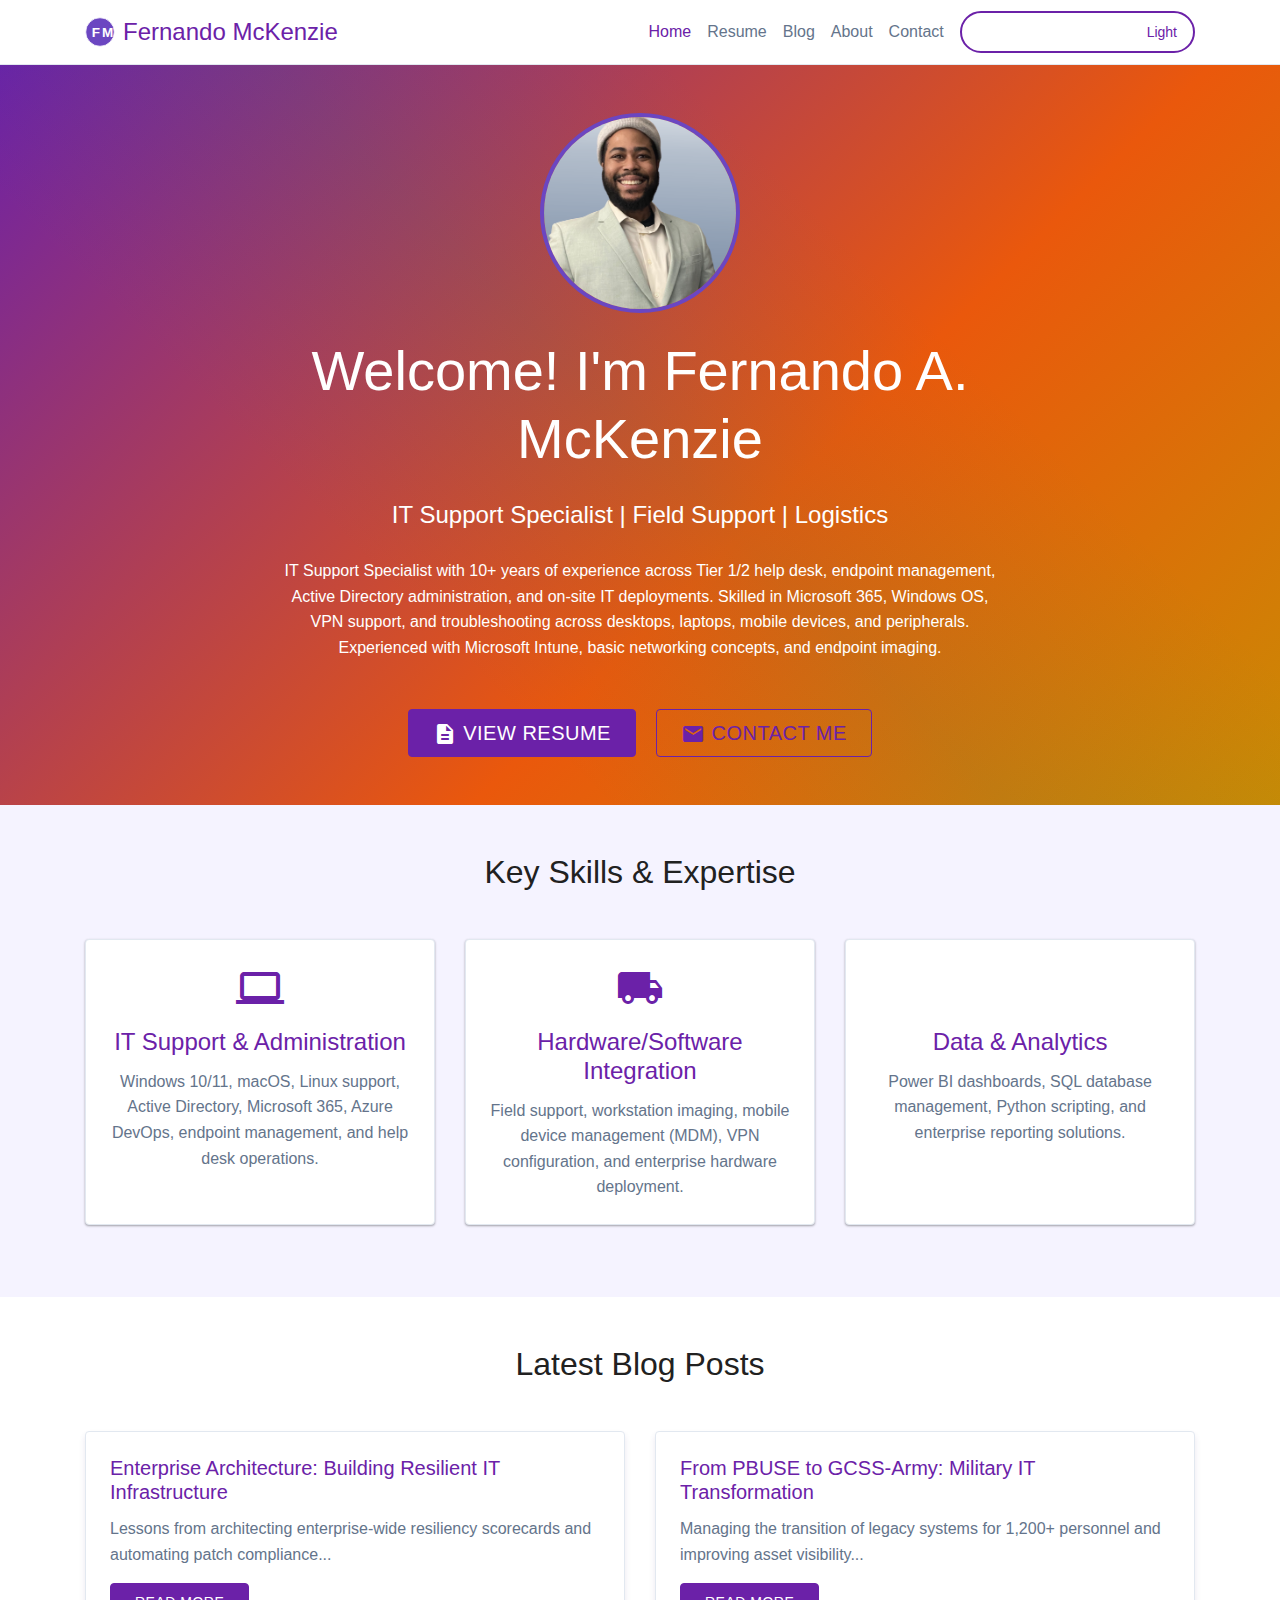
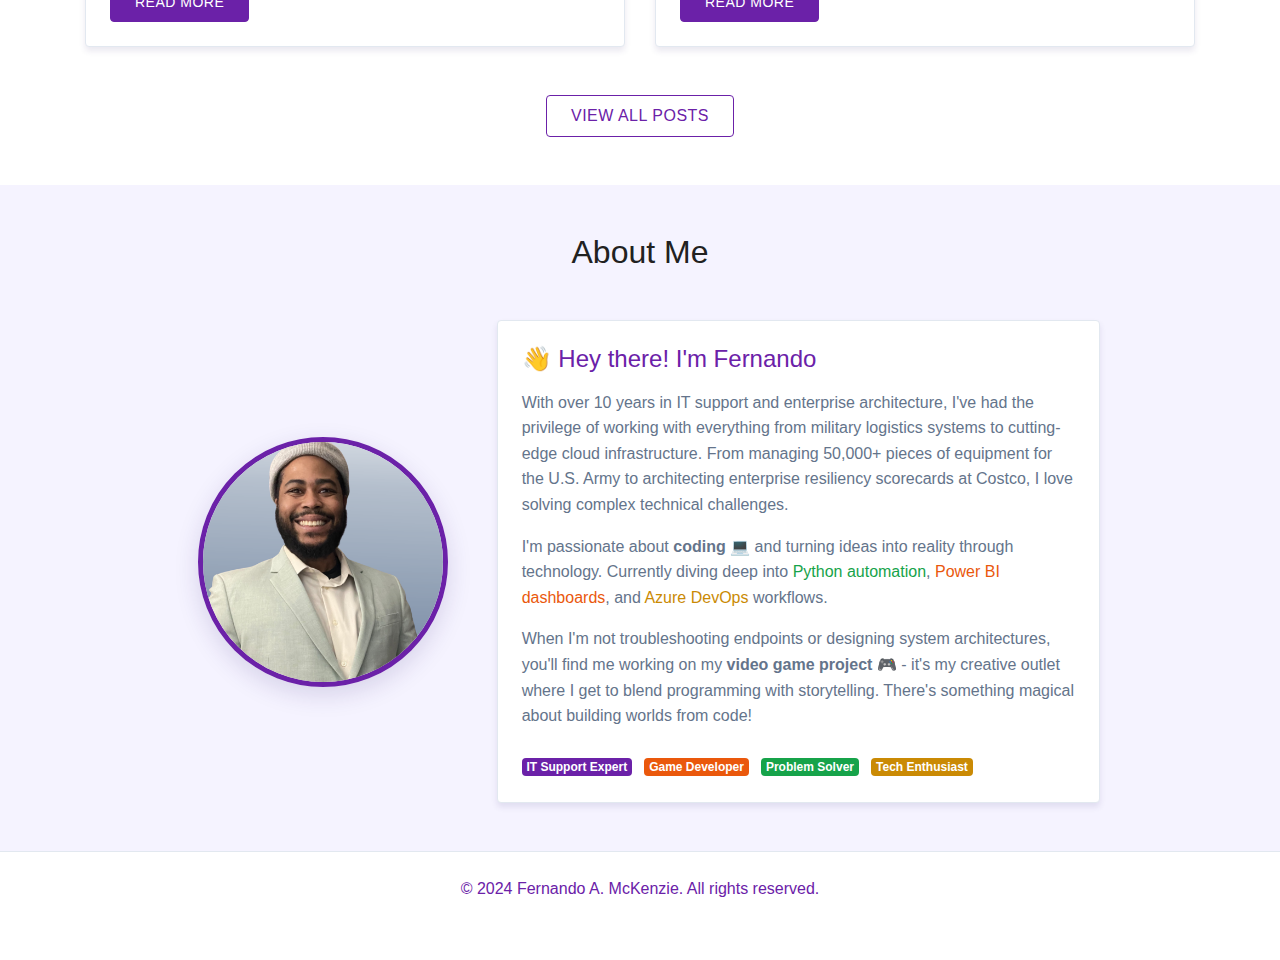
<file: index.html>
<!DOCTYPE html>
<html lang="en">
<head>
    <meta charset="UTF-8">
    <meta name="viewport" content="width=device-width, initial-scale=1.0">
    <title>Fernando A. McKenzie - IT Support Specialist</title>
    
    <!-- Bootstrap CSS -->
    <link href="https://stackpath.bootstrapcdn.com/bootstrap/4.5.2/css/bootstrap.min.css" rel="stylesheet">
    
    <!-- Material Icons -->
    <link href="https://fonts.googleapis.com/icon?family=Material+Icons" rel="stylesheet">
    
    <!-- Custom CSS -->
    <link href="css/style.css" rel="stylesheet">
    <link href="css/themes.css" rel="stylesheet">
</head>
<body>
    <!-- Navigation -->
    <nav class="navbar navbar-expand-lg">
        <div class="container">
            <a class="navbar-brand d-flex align-items-center" href="index.html">
                <img src="images/fm-logo-clean.svg" alt="FM Logo" height="30" class="mr-2">
                <span>Fernando McKenzie</span>
            </a>
            <button class="navbar-toggler" type="button" data-toggle="collapse" data-target="#navbarNav">
                <span class="navbar-toggler-icon"></span>
            </button>
            <div class="collapse navbar-collapse" id="navbarNav">
                <ul class="navbar-nav ml-auto">
                    <li class="nav-item active">
                        <a class="nav-link" href="index.html">Home</a>
                    </li>
                    <li class="nav-item">
                        <a class="nav-link" href="resume.html">Resume</a>
                    </li>
                    <li class="nav-item">
                        <a class="nav-link" href="blog.html">Blog</a>
                    </li>
                    <li class="nav-item">
                        <a class="nav-link" href="#about">About</a>
                    </li>
                    <li class="nav-item">
                        <a class="nav-link" href="contact.html">Contact</a>
                    </li>
                    <li class="nav-item ml-2">
                        <button class="theme-toggle" id="themeToggle">
                            <i class="material-icons" style="font-size: 16px;">dark_mode</i>
                            <span>Dark</span>
                        </button>
                    </li>
                </ul>
            </div>
        </div>
    </nav>

    <!-- Hero Section -->
    <section class="hero-section text-center py-5">
        <div class="container">
            <div class="row">
                <div class="col-lg-8 mx-auto">
                    <!-- Profile Photo -->
                    <div class="mb-4">
                        <img src="images/profile-photo.png" alt="Fernando McKenzie" class="rounded-circle" style="width: 200px; height: 200px; object-fit: cover; object-position: center 20%; border: 4px solid #6b46c1;">
                    </div>
                    <h1 class="display-4 mb-4">Welcome! I'm Fernando A. McKenzie</h1>
                    <p class="lead mb-4">IT Support Specialist | Field Support | Logistics</p>
                    <p class="mb-5">IT Support Specialist with 10+ years of experience across Tier 1/2 help desk, endpoint management, Active Directory administration, and on-site IT deployments. Skilled in Microsoft 365, Windows OS, VPN support, and troubleshooting across desktops, laptops, mobile devices, and peripherals. Experienced with Microsoft Intune, basic networking concepts, and endpoint imaging.</p>
                    <div>
                        <a href="resume.html" class="btn btn-primary btn-lg mr-3">
                            <i class="material-icons align-middle">description</i> View Resume
                        </a>
                        <a href="contact.html" class="btn btn-outline-primary btn-lg">
                            <i class="material-icons align-middle">mail</i> Contact Me
                        </a>
                    </div>
                </div>
            </div>
        </div>
    </section>

    <!-- Key Skills Section -->
    <section class="skills-section py-5 bg-light">
        <div class="container">
            <h2 class="text-center mb-5">Key Skills & Expertise</h2>
            <div class="row">
                <div class="col-md-4 mb-4">
                    <div class="card h-100 shadow-sm">
                        <div class="card-body text-center">
                            <i class="material-icons text-primary mb-3" style="font-size: 48px;">computer</i>
                            <h4 class="card-title">IT Support & Administration</h4>
                            <p class="card-text">Windows 10/11, macOS, Linux support, Active Directory, Microsoft 365, Azure DevOps, endpoint management, and help desk operations.</p>
                        </div>
                    </div>
                </div>
                <div class="col-md-4 mb-4">
                    <div class="card h-100 shadow-sm">
                        <div class="card-body text-center">
                            <i class="material-icons text-primary mb-3" style="font-size: 48px;">local_shipping</i>
                            <h4 class="card-title">Hardware/Software Integration</h4>
                            <p class="card-text">Field support, workstation imaging, mobile device management (MDM), VPN configuration, and enterprise hardware deployment.</p>
                        </div>
                    </div>
                </div>
                <div class="col-md-4 mb-4">
                    <div class="card h-100 shadow-sm">
                        <div class="card-body text-center">
                            <i class="material-icons text-primary mb-3" style="font-size: 48px;">analytics</i>
                            <h4 class="card-title">Data & Analytics</h4>
                            <p class="card-text">Power BI dashboards, SQL database management, Python scripting, and enterprise reporting solutions.</p>
                        </div>
                    </div>
                </div>
            </div>
        </div>
    </section>

    <!-- Recent Blog Posts -->
    <section class="blog-preview py-5">
        <div class="container">
            <h2 class="text-center mb-5">Latest Blog Posts</h2>
            <div class="row">
                <div class="col-md-6 mb-4">
                    <div class="card">
                        <div class="card-body">
                            <h5 class="card-title">Enterprise Architecture: Building Resilient IT Infrastructure</h5>
                            <p class="card-text">Lessons from architecting enterprise-wide resiliency scorecards and automating patch compliance...</p>
                            <a href="blog-post/ai-supply-chain-2024.html" class="btn btn-sm btn-primary">Read More</a>
                        </div>
                    </div>
                </div>
                <div class="col-md-6 mb-4">
                    <div class="card">
                        <div class="card-body">
                            <h5 class="card-title">From PBUSE to GCSS-Army: Military IT Transformation</h5>
                            <p class="card-text">Managing the transition of legacy systems for 1,200+ personnel and improving asset visibility...</p>
                            <a href="blog-post/aws-migration.html" class="btn btn-sm btn-primary">Read More</a>
                        </div>
                    </div>
                </div>
            </div>
            <div class="text-center mt-4">
                <a href="blog.html" class="btn btn-outline-primary">View All Posts</a>
            </div>
        </div>
    </section>

    <!-- About Section -->
    <section id="about" class="py-5 bg-light">
        <div class="container">
            <div class="row">
                <div class="col-lg-10 mx-auto">
                    <h2 class="text-center mb-5">About Me</h2>
                    <div class="row align-items-center">
                        <div class="col-md-4 text-center mb-4 mb-md-0">
                            <img src="images/profile-photo.png" alt="Fernando A. McKenzie" class="rounded-circle" style="width: 250px; height: 250px; object-fit: cover; object-position: center 20%; border: 5px solid var(--brand-purple); box-shadow: 0 8px 25px var(--shadow-medium);">
                        </div>
                        <div class="col-md-8">
                            <div class="card">
                                <div class="card-body">
                                    <h4 class="card-title accent-purple mb-3">👋 Hey there! I'm Fernando</h4>
                                    <p class="card-text">With over 10 years in IT support and enterprise architecture, I've had the privilege of working with everything from military logistics systems to cutting-edge cloud infrastructure. From managing 50,000+ pieces of equipment for the U.S. Army to architecting enterprise resiliency scorecards at Costco, I love solving complex technical challenges.</p>
                                    
                                    <p class="card-text">I'm passionate about <strong>coding</strong> 💻 and turning ideas into reality through technology. Currently diving deep into <span class="accent-green">Python automation</span>, <span class="accent-orange">Power BI dashboards</span>, and <span class="accent-yellow">Azure DevOps</span> workflows.</p>
                                    
                                    <p class="card-text">When I'm not troubleshooting endpoints or designing system architectures, you'll find me working on my <strong>video game project</strong> 🎮 - it's my creative outlet where I get to blend programming with storytelling. There's something magical about building worlds from code!</p>
                                    
                                    <div class="mt-4">
                                        <span class="badge bg-accent-purple text-white mr-2">IT Support Expert</span>
                                        <span class="badge bg-accent-orange text-white mr-2">Game Developer</span>
                                        <span class="badge bg-accent-green text-white mr-2">Problem Solver</span>
                                        <span class="badge bg-accent-yellow text-white">Tech Enthusiast</span>
                                    </div>
                                </div>
                            </div>
                        </div>
                    </div>
                </div>
            </div>
        </div>
    </section>

    <!-- Footer -->
    <footer class="py-4">
        <div class="container text-center">
            <p class="mb-0">&copy; 2024 Fernando A. McKenzie. All rights reserved.</p>
            <div class="mt-2">
                <a href="https://linkedin.com/in/fernandomckenzie" target="_blank" class="text-white mr-3"><i class="material-icons">link</i> LinkedIn</a>
                <a href="https://github.com/fmckenzie05" target="_blank" class="text-white"><i class="material-icons">code</i> GitHub</a>
            </div>
        </div>
    </footer>

    <!-- jQuery -->
    <script src="https://code.jquery.com/jquery-3.5.1.slim.min.js"></script>
    <!-- Bootstrap JS -->
    <script src="https://cdn.jsdelivr.net/npm/bootstrap@4.5.2/dist/js/bootstrap.bundle.min.js"></script>
    <!-- Custom JS -->
    <script src="js/main.js"></script>
</body>
</html>
</file>
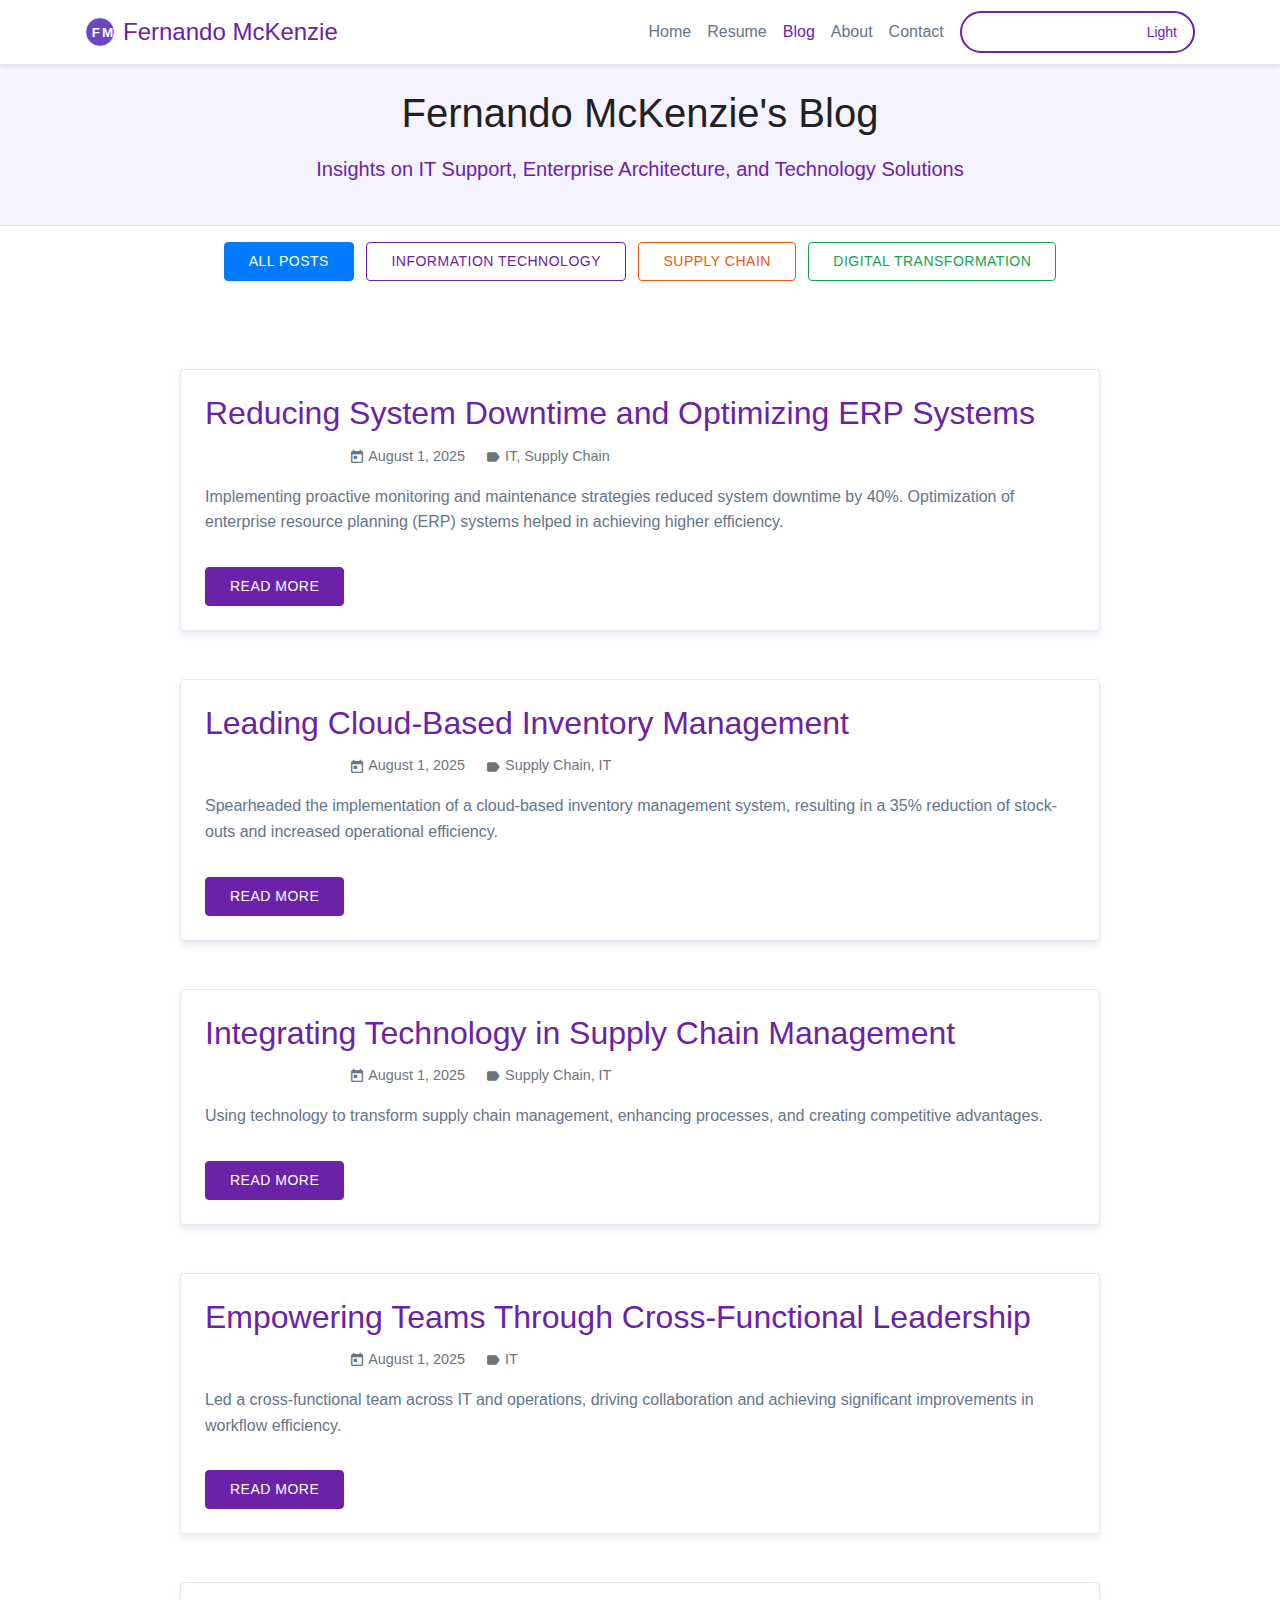
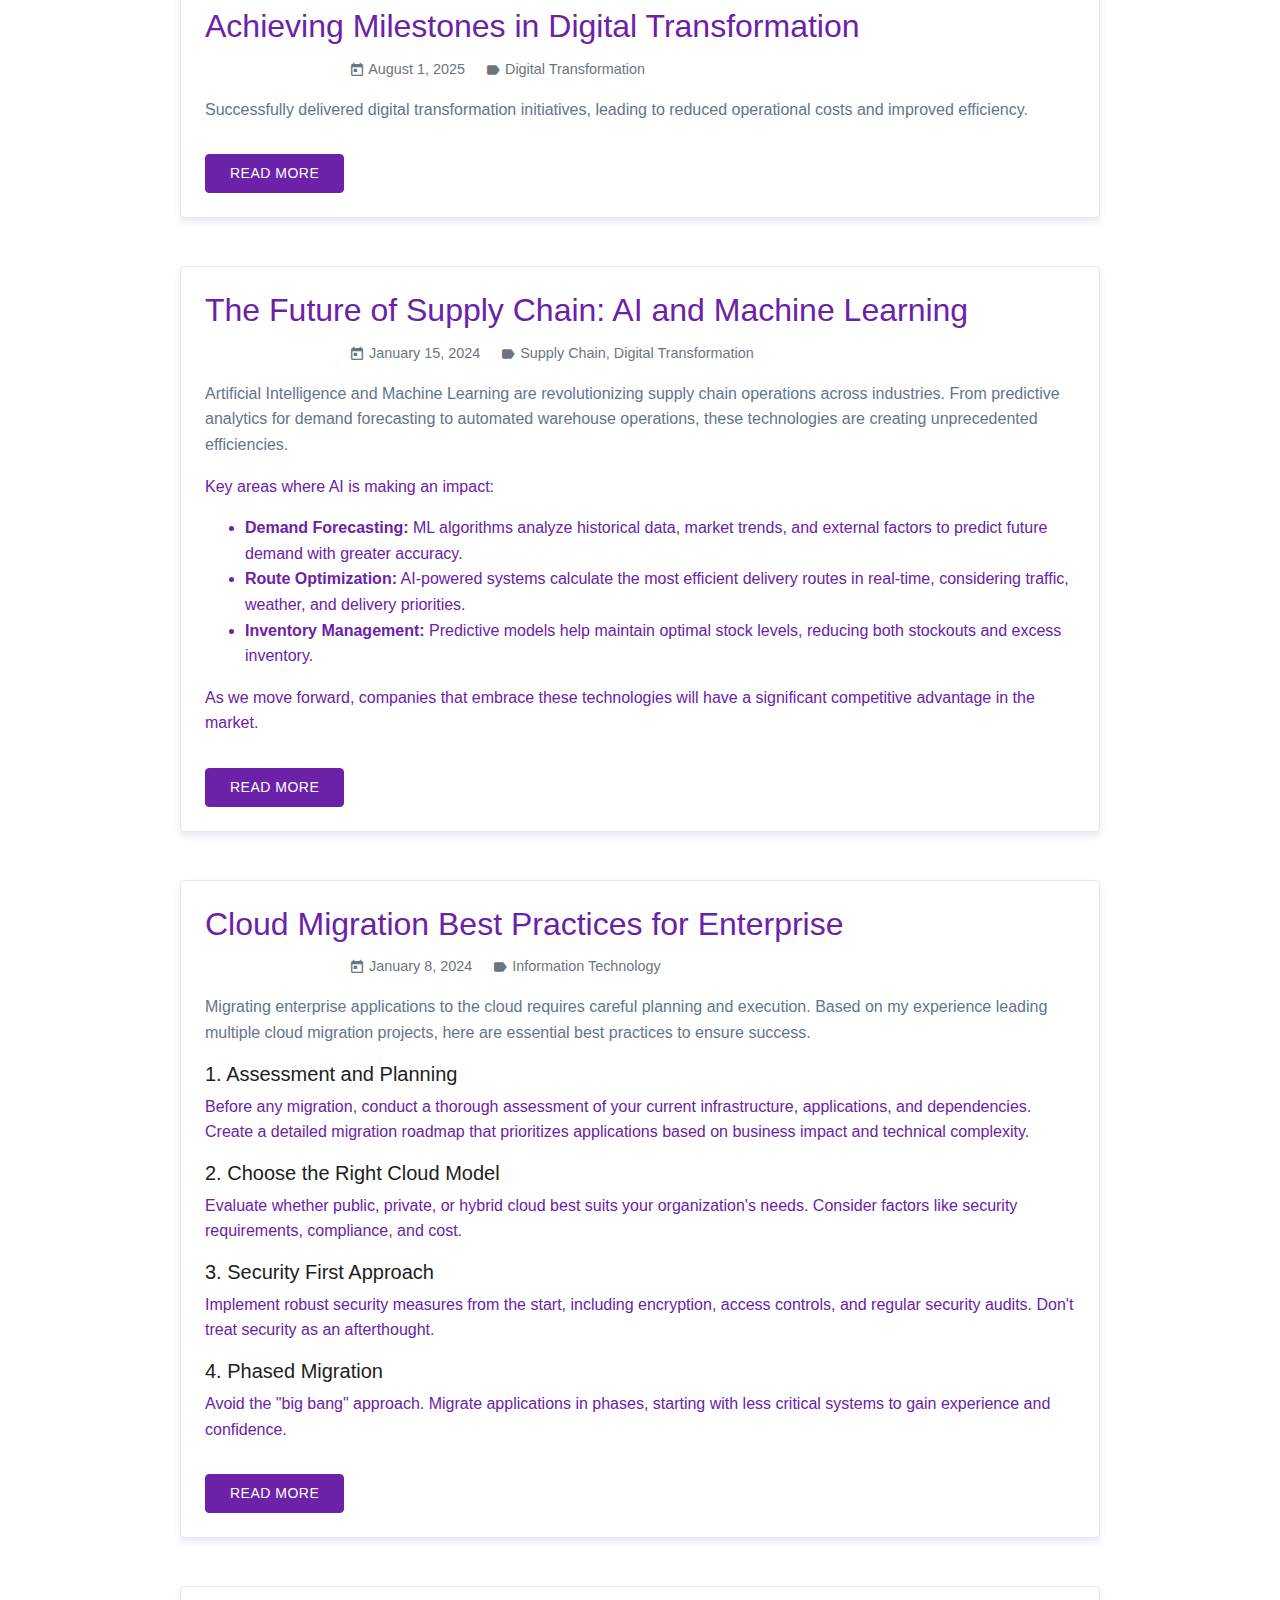
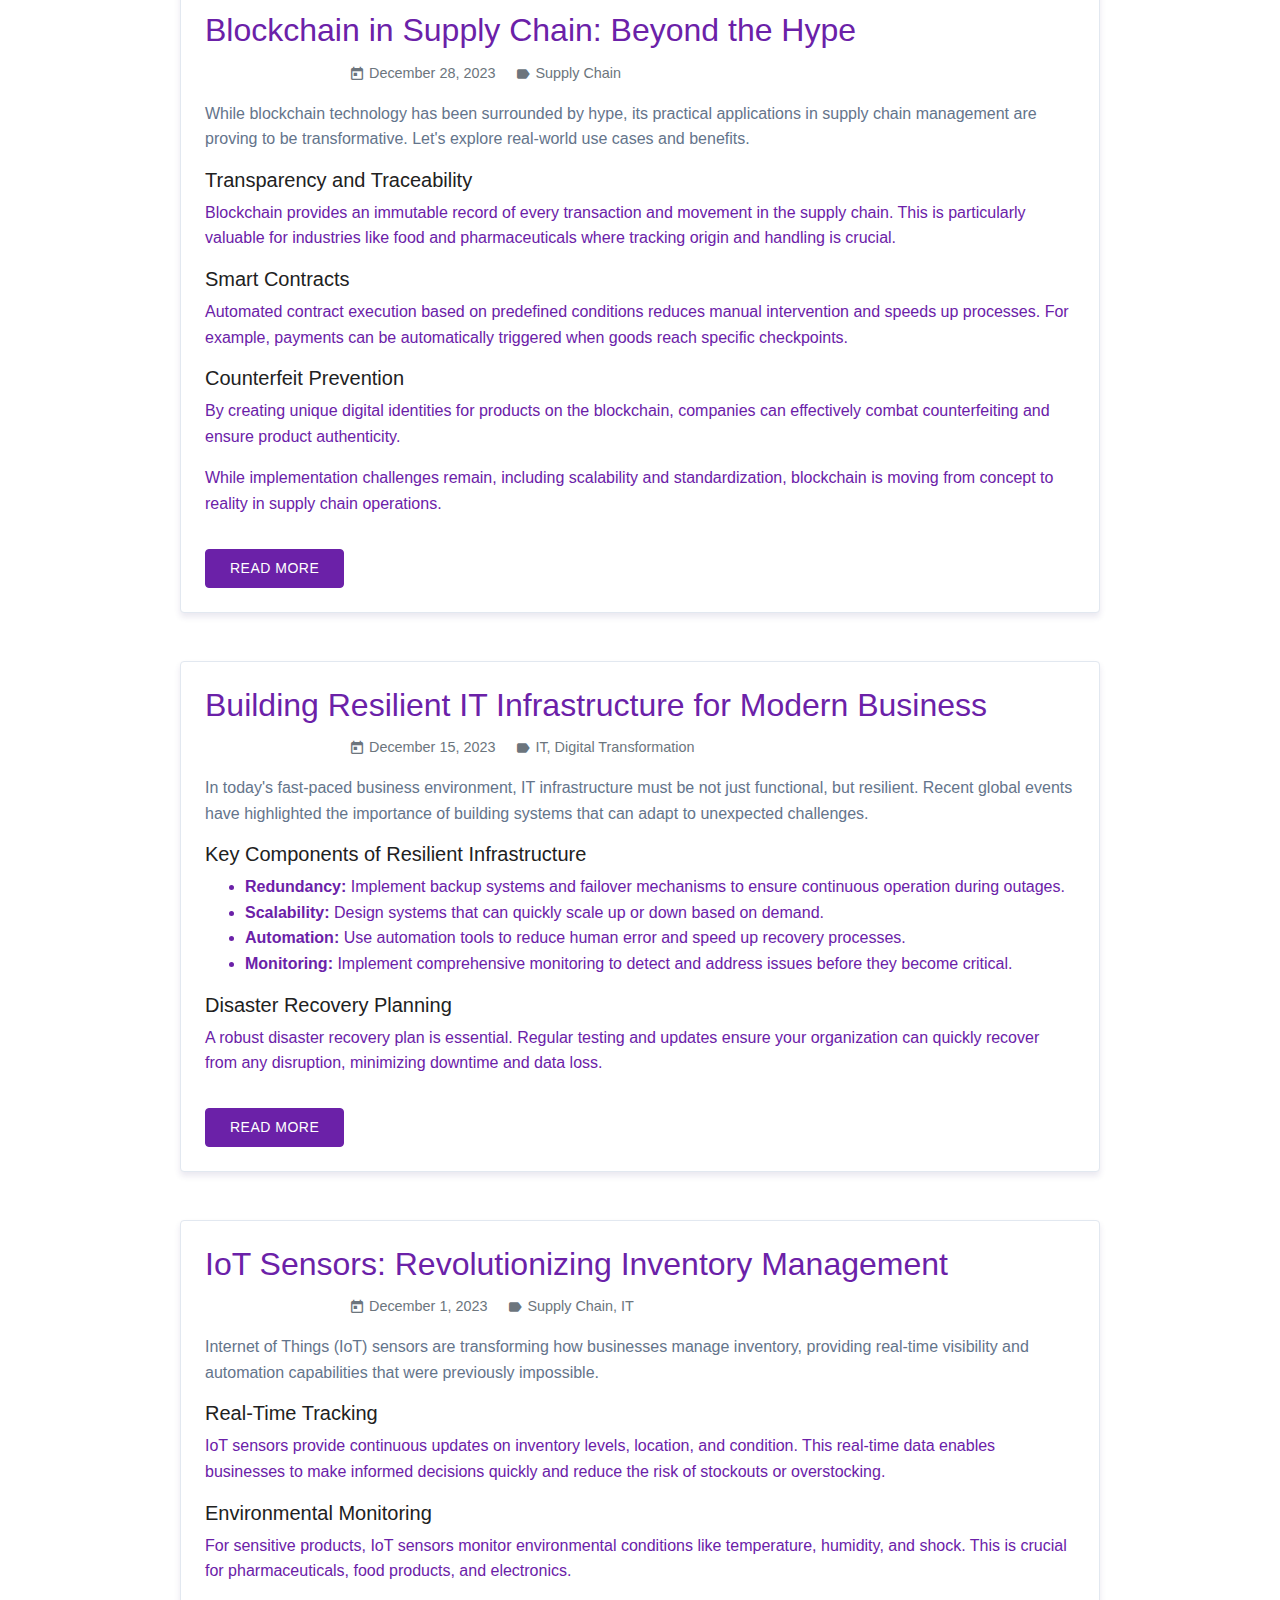
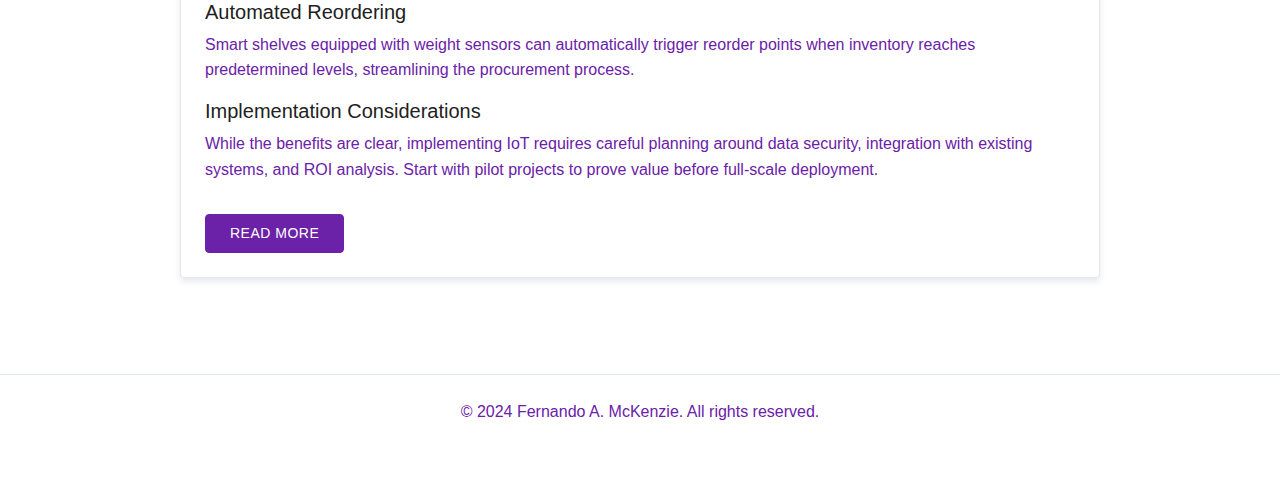
<file: blog.html>
<!DOCTYPE html>
<html lang="en">
<head>
    <meta charset="UTF-8">
    <meta name="viewport" content="width=device-width, initial-scale=1.0">
    <title>Blog - Fernando A. McKenzie</title>
    
    <!-- Bootstrap CSS -->
    <link href="https://stackpath.bootstrapcdn.com/bootstrap/4.5.2/css/bootstrap.min.css" rel="stylesheet">
    
    <!-- Material Icons -->
    <link href="https://fonts.googleapis.com/icon?family=Material+Icons" rel="stylesheet">
    
    <!-- Custom CSS -->
    <link href="css/style.css" rel="stylesheet">
    <link href="css/themes.css" rel="stylesheet">
</head>
<body>
    <!-- Navigation -->
    <nav class="navbar navbar-expand-lg">
        <div class="container">
            <a class="navbar-brand d-flex align-items-center" href="index.html">
                <img src="images/fm-logo-clean.svg" alt="FM Logo" height="30" class="mr-2">
                <span>Fernando McKenzie</span>
            </a>
            <button class="navbar-toggler" type="button" data-toggle="collapse" data-target="#navbarNav">
                <span class="navbar-toggler-icon"></span>
            </button>
            <div class="collapse navbar-collapse" id="navbarNav">
                <ul class="navbar-nav ml-auto">
                    <li class="nav-item">
                        <a class="nav-link" href="index.html">Home</a>
                    </li>
                    <li class="nav-item">
                        <a class="nav-link" href="resume.html">Resume</a>
                    </li>
                    <li class="nav-item active">
                        <a class="nav-link" href="blog.html">Blog</a>
                    </li>
                    <li class="nav-item">
                        <a class="nav-link" href="index.html#about">About</a>
                    </li>
                    <li class="nav-item">
                        <a class="nav-link" href="contact.html">Contact</a>
                    </li>
                    <li class="nav-item ml-2">
                        <button class="theme-toggle" id="themeToggle">
                            <i class="material-icons" style="font-size: 16px;">dark_mode</i>
                            <span>Dark</span>
                        </button>
                    </li>
                </ul>
            </div>
        </div>
    </nav>

    <!-- Blog Header -->
    <section class="blog-header py-4 bg-light">
        <div class="container">
            <div class="row">
                <div class="col-lg-8 mx-auto text-center">
                    <h1 class="mb-3">Fernando McKenzie's Blog</h1>
                    <p class="lead">Insights on IT Support, Enterprise Architecture, and Technology Solutions</p>
                </div>
            </div>
        </div>
    </section>

    <!-- Blog Categories -->
    <section class="py-3">
        <div class="container">
            <div class="row">
                <div class="col-lg-10 mx-auto">
                    <div class="text-center mb-4">
                        <button class="btn btn-outline-primary btn-sm mr-2 category-filter active" data-category="all">All Posts</button>
                        <button class="btn btn-outline-primary btn-sm mr-2 category-filter" data-category="it">Information Technology</button>
                        <button class="btn btn-outline-primary btn-sm mr-2 category-filter" data-category="supply-chain">Supply Chain</button>
                        <button class="btn btn-outline-primary btn-sm category-filter" data-category="digital-transformation">Digital Transformation</button>
                    </div>
                </div>
            </div>
        </div>
    </section>

    <!-- Blog Posts -->
    <section class="py-5">
        <div class="container">
            <div class="row">
                <div class="col-lg-10 mx-auto">
                <!-- Blog Post 6 -->
                    <article class="blog-post mb-5" data-category="it supply-chain">
                        <div class="card">
                            <div class="card-body">
                                <h2 class="card-title">Reducing System Downtime and Optimizing ERP Systems</h2>
                                <div class="post-meta mb-3">
                                    <span class="text-muted"><i class="material-icons align-middle">calendar_today</i> August 1, 2025</span>
                                    <span class="text-muted ml-3"><i class="material-icons align-middle">label</i> IT, Supply Chain</span>
                                </div>
                                <p class="card-text">Implementing proactive monitoring and maintenance strategies reduced system downtime by 40%. Optimization of enterprise resource planning (ERP) systems helped in achieving higher efficiency.</p>
                                <a href="blog-post/remote-infrastructure-2020.html" class="btn btn-sm btn-primary mt-3">Read More</a>
                            </div>
                        </div>
                    </article>

                    <!-- Blog Post 7 -->
                    <article class="blog-post mb-5" data-category="supply-chain it">
                        <div class="card">
                            <div class="card-body">
                                <h2 class="card-title">Leading Cloud-Based Inventory Management</h2>
                                <div class="post-meta mb-3">
                                    <span class="text-muted"><i class="material-icons align-middle">calendar_today</i> August 1, 2025</span>
                                    <span class="text-muted ml-3"><i class="material-icons align-middle">label</i> Supply Chain, IT</span>
                                </div>
                                <p class="card-text">Spearheaded the implementation of a cloud-based inventory management system, resulting in a 35% reduction of stock-outs and increased operational efficiency.</p>
                                <a href="blog-post/kubernetes-containers-2022.html" class="btn btn-sm btn-primary mt-3">Read More</a>
                            </div>
                        </div>
                    </article>

                    <!-- Blog Post 8 -->
                    <article class="blog-post mb-5" data-category="supply-chain it">
                        <div class="card">
                            <div class="card-body">
                                <h2 class="card-title">Integrating Technology in Supply Chain Management</h2>
                                <div class="post-meta mb-3">
                                    <span class="text-muted"><i class="material-icons align-middle">calendar_today</i> August 1, 2025</span>
                                    <span class="text-muted ml-3"><i class="material-icons align-middle">label</i> Supply Chain, IT</span>
                                </div>
                                <p class="card-text">Using technology to transform supply chain management, enhancing processes, and creating competitive advantages.</p>
                                <a href="blog-post/devops-supply-chain-2019.html" class="btn btn-sm btn-primary mt-3">Read More</a>
                            </div>
                        </div>
                    </article>

                    <!-- Blog Post 9 -->
                    <article class="blog-post mb-5" data-category="it">
                        <div class="card">
                            <div class="card-body">
                                <h2 class="card-title">Empowering Teams Through Cross-Functional Leadership</h2>
                                <div class="post-meta mb-3">
                                    <span class="text-muted"><i class="material-icons align-middle">calendar_today</i> August 1, 2025</span>
                                    <span class="text-muted ml-3"><i class="material-icons align-middle">label</i> IT</span>
                                </div>
                                <p class="card-text">Led a cross-functional team across IT and operations, driving collaboration and achieving significant improvements in workflow efficiency.</p>
                                <a href="blog-post/security-zero-trust.html" class="btn btn-sm btn-primary mt-3">Read More</a>
                            </div>
                        </div>
                    </article>

                    <!-- Blog Post 10 -->
                    <article class="blog-post mb-5" data-category="digital-transformation">
                        <div class="card">
                            <div class="card-body">
                                <h2 class="card-title">Achieving Milestones in Digital Transformation</h2>
                                <div class="post-meta mb-3">
                                    <span class="text-muted"><i class="material-icons align-middle">calendar_today</i> August 1, 2025</span>
                                    <span class="text-muted ml-3"><i class="material-icons align-middle">label</i> Digital Transformation</span>
                                </div>
                                <p class="card-text">Successfully delivered digital transformation initiatives, leading to reduced operational costs and improved efficiency.</p>
                                <a href="blog-post/edge-computing-2025.html" class="btn btn-sm btn-primary mt-3">Read More</a>
                            </div>
                        </div>
                    </article>
                    <!-- Blog Post 1 -->
                    <article class="blog-post mb-5" data-category="supply-chain digital-transformation">
                        <div class="card">
                            <div class="card-body">
                                <h2 class="card-title">The Future of Supply Chain: AI and Machine Learning</h2>
                                <div class="post-meta mb-3">
                                    <span class="text-muted"><i class="material-icons align-middle">calendar_today</i> January 15, 2024</span>
                                    <span class="text-muted ml-3"><i class="material-icons align-middle">label</i> Supply Chain, Digital Transformation</span>
                                </div>
                                <p class="card-text">Artificial Intelligence and Machine Learning are revolutionizing supply chain operations across industries. From predictive analytics for demand forecasting to automated warehouse operations, these technologies are creating unprecedented efficiencies.</p>
                                <p>Key areas where AI is making an impact:</p>
                                <ul>
                                    <li><strong>Demand Forecasting:</strong> ML algorithms analyze historical data, market trends, and external factors to predict future demand with greater accuracy.</li>
                                    <li><strong>Route Optimization:</strong> AI-powered systems calculate the most efficient delivery routes in real-time, considering traffic, weather, and delivery priorities.</li>
                                    <li><strong>Inventory Management:</strong> Predictive models help maintain optimal stock levels, reducing both stockouts and excess inventory.</li>
                                </ul>
                                <p>As we move forward, companies that embrace these technologies will have a significant competitive advantage in the market.</p>
                                <a href="blog-post/ai-supply-chain-2024.html" class="btn btn-sm btn-primary mt-3">Read More</a>
                            </div>
                        </div>
                    </article>

                    <!-- Blog Post 2 -->
                    <article class="blog-post mb-5" data-category="it">
                        <div class="card">
                            <div class="card-body">
                                <h2 class="card-title">Cloud Migration Best Practices for Enterprise</h2>
                                <div class="post-meta mb-3">
                                    <span class="text-muted"><i class="material-icons align-middle">calendar_today</i> January 8, 2024</span>
                                    <span class="text-muted ml-3"><i class="material-icons align-middle">label</i> Information Technology</span>
                                </div>
                                <p class="card-text">Migrating enterprise applications to the cloud requires careful planning and execution. Based on my experience leading multiple cloud migration projects, here are essential best practices to ensure success.</p>
                                <h5>1. Assessment and Planning</h5>
                                <p>Before any migration, conduct a thorough assessment of your current infrastructure, applications, and dependencies. Create a detailed migration roadmap that prioritizes applications based on business impact and technical complexity.</p>
                                <h5>2. Choose the Right Cloud Model</h5>
                                <p>Evaluate whether public, private, or hybrid cloud best suits your organization's needs. Consider factors like security requirements, compliance, and cost.</p>
                                <h5>3. Security First Approach</h5>
                                <p>Implement robust security measures from the start, including encryption, access controls, and regular security audits. Don't treat security as an afterthought.</p>
                                <h5>4. Phased Migration</h5>
                                <p>Avoid the "big bang" approach. Migrate applications in phases, starting with less critical systems to gain experience and confidence.</p>
                                <a href="blog-post/aws-migration.html" class="btn btn-sm btn-primary mt-3">Read More</a>
                            </div>
                        </div>
                    </article>

                    <!-- Blog Post 3 -->
                    <article class="blog-post mb-5" data-category="supply-chain">
                        <div class="card">
                            <div class="card-body">
                                <h2 class="card-title">Blockchain in Supply Chain: Beyond the Hype</h2>
                                <div class="post-meta mb-3">
                                    <span class="text-muted"><i class="material-icons align-middle">calendar_today</i> December 28, 2023</span>
                                    <span class="text-muted ml-3"><i class="material-icons align-middle">label</i> Supply Chain</span>
                                </div>
                                <p class="card-text">While blockchain technology has been surrounded by hype, its practical applications in supply chain management are proving to be transformative. Let's explore real-world use cases and benefits.</p>
                                <h5>Transparency and Traceability</h5>
                                <p>Blockchain provides an immutable record of every transaction and movement in the supply chain. This is particularly valuable for industries like food and pharmaceuticals where tracking origin and handling is crucial.</p>
                                <h5>Smart Contracts</h5>
                                <p>Automated contract execution based on predefined conditions reduces manual intervention and speeds up processes. For example, payments can be automatically triggered when goods reach specific checkpoints.</p>
                                <h5>Counterfeit Prevention</h5>
                                <p>By creating unique digital identities for products on the blockchain, companies can effectively combat counterfeiting and ensure product authenticity.</p>
                                <p>While implementation challenges remain, including scalability and standardization, blockchain is moving from concept to reality in supply chain operations.</p>
                                <a href="blog-post/legacy-cloud-migration-2018.html" class="btn btn-sm btn-primary mt-3">Read More</a>
                            </div>
                        </div>
                    </article>

                    <!-- Blog Post 4 -->
                    <article class="blog-post mb-5" data-category="it digital-transformation">
                        <div class="card">
                            <div class="card-body">
                                <h2 class="card-title">Building Resilient IT Infrastructure for Modern Business</h2>
                                <div class="post-meta mb-3">
                                    <span class="text-muted"><i class="material-icons align-middle">calendar_today</i> December 15, 2023</span>
                                    <span class="text-muted ml-3"><i class="material-icons align-middle">label</i> IT, Digital Transformation</span>
                                </div>
                                <p class="card-text">In today's fast-paced business environment, IT infrastructure must be not just functional, but resilient. Recent global events have highlighted the importance of building systems that can adapt to unexpected challenges.</p>
                                <h5>Key Components of Resilient Infrastructure</h5>
                                <ul>
                                    <li><strong>Redundancy:</strong> Implement backup systems and failover mechanisms to ensure continuous operation during outages.</li>
                                    <li><strong>Scalability:</strong> Design systems that can quickly scale up or down based on demand.</li>
                                    <li><strong>Automation:</strong> Use automation tools to reduce human error and speed up recovery processes.</li>
                                    <li><strong>Monitoring:</strong> Implement comprehensive monitoring to detect and address issues before they become critical.</li>
                                </ul>
                                <h5>Disaster Recovery Planning</h5>
                                <p>A robust disaster recovery plan is essential. Regular testing and updates ensure your organization can quickly recover from any disruption, minimizing downtime and data loss.</p>
                                <a href="blog-post/terraform-infrastructure-2023.html" class="btn btn-sm btn-primary mt-3">Read More</a>
                            </div>
                        </div>
                    </article>

                    <!-- Blog Post 5 -->
                    <article class="blog-post mb-5" data-category="supply-chain it">
                        <div class="card">
                            <div class="card-body">
                                <h2 class="card-title">IoT Sensors: Revolutionizing Inventory Management</h2>
                                <div class="post-meta mb-3">
                                    <span class="text-muted"><i class="material-icons align-middle">calendar_today</i> December 1, 2023</span>
                                    <span class="text-muted ml-3"><i class="material-icons align-middle">label</i> Supply Chain, IT</span>
                                </div>
                                <p class="card-text">Internet of Things (IoT) sensors are transforming how businesses manage inventory, providing real-time visibility and automation capabilities that were previously impossible.</p>
                                <h5>Real-Time Tracking</h5>
                                <p>IoT sensors provide continuous updates on inventory levels, location, and condition. This real-time data enables businesses to make informed decisions quickly and reduce the risk of stockouts or overstocking.</p>
                                <h5>Environmental Monitoring</h5>
                                <p>For sensitive products, IoT sensors monitor environmental conditions like temperature, humidity, and shock. This is crucial for pharmaceuticals, food products, and electronics.</p>
                                <h5>Automated Reordering</h5>
                                <p>Smart shelves equipped with weight sensors can automatically trigger reorder points when inventory reaches predetermined levels, streamlining the procurement process.</p>
                                <h5>Implementation Considerations</h5>
                                <p>While the benefits are clear, implementing IoT requires careful planning around data security, integration with existing systems, and ROI analysis. Start with pilot projects to prove value before full-scale deployment.</p>
                                <a href="blog-post/ml-predictive-maintenance-2021.html" class="btn btn-sm btn-primary mt-3">Read More</a>
                            </div>
                        </div>
                    </article>

                </div>
            </div>
        </div>
    </section>

    <!-- Footer -->
    <footer class="py-4">
        <div class="container text-center">
            <p class="mb-0">&copy; 2024 Fernando A. McKenzie. All rights reserved.</p>
            <div class="mt-2">
                <a href="https://linkedin.com/in/fernandomckenzie" target="_blank" class="text-white mr-3"><i class="material-icons">link</i> LinkedIn</a>
                <a href="https://github.com/fmckenzie05" target="_blank" class="text-white"><i class="material-icons">code</i> GitHub</a>
            </div>
        </div>
    </footer>

    <!-- jQuery -->
    <script src="https://code.jquery.com/jquery-3.5.1.slim.min.js"></script>
    <!-- Bootstrap JS -->
    <script src="https://cdn.jsdelivr.net/npm/bootstrap@4.5.2/dist/js/bootstrap.bundle.min.js"></script>
    <!-- Custom JS -->
    <script src="js/main.js"></script>
</body>
</html>
</file>
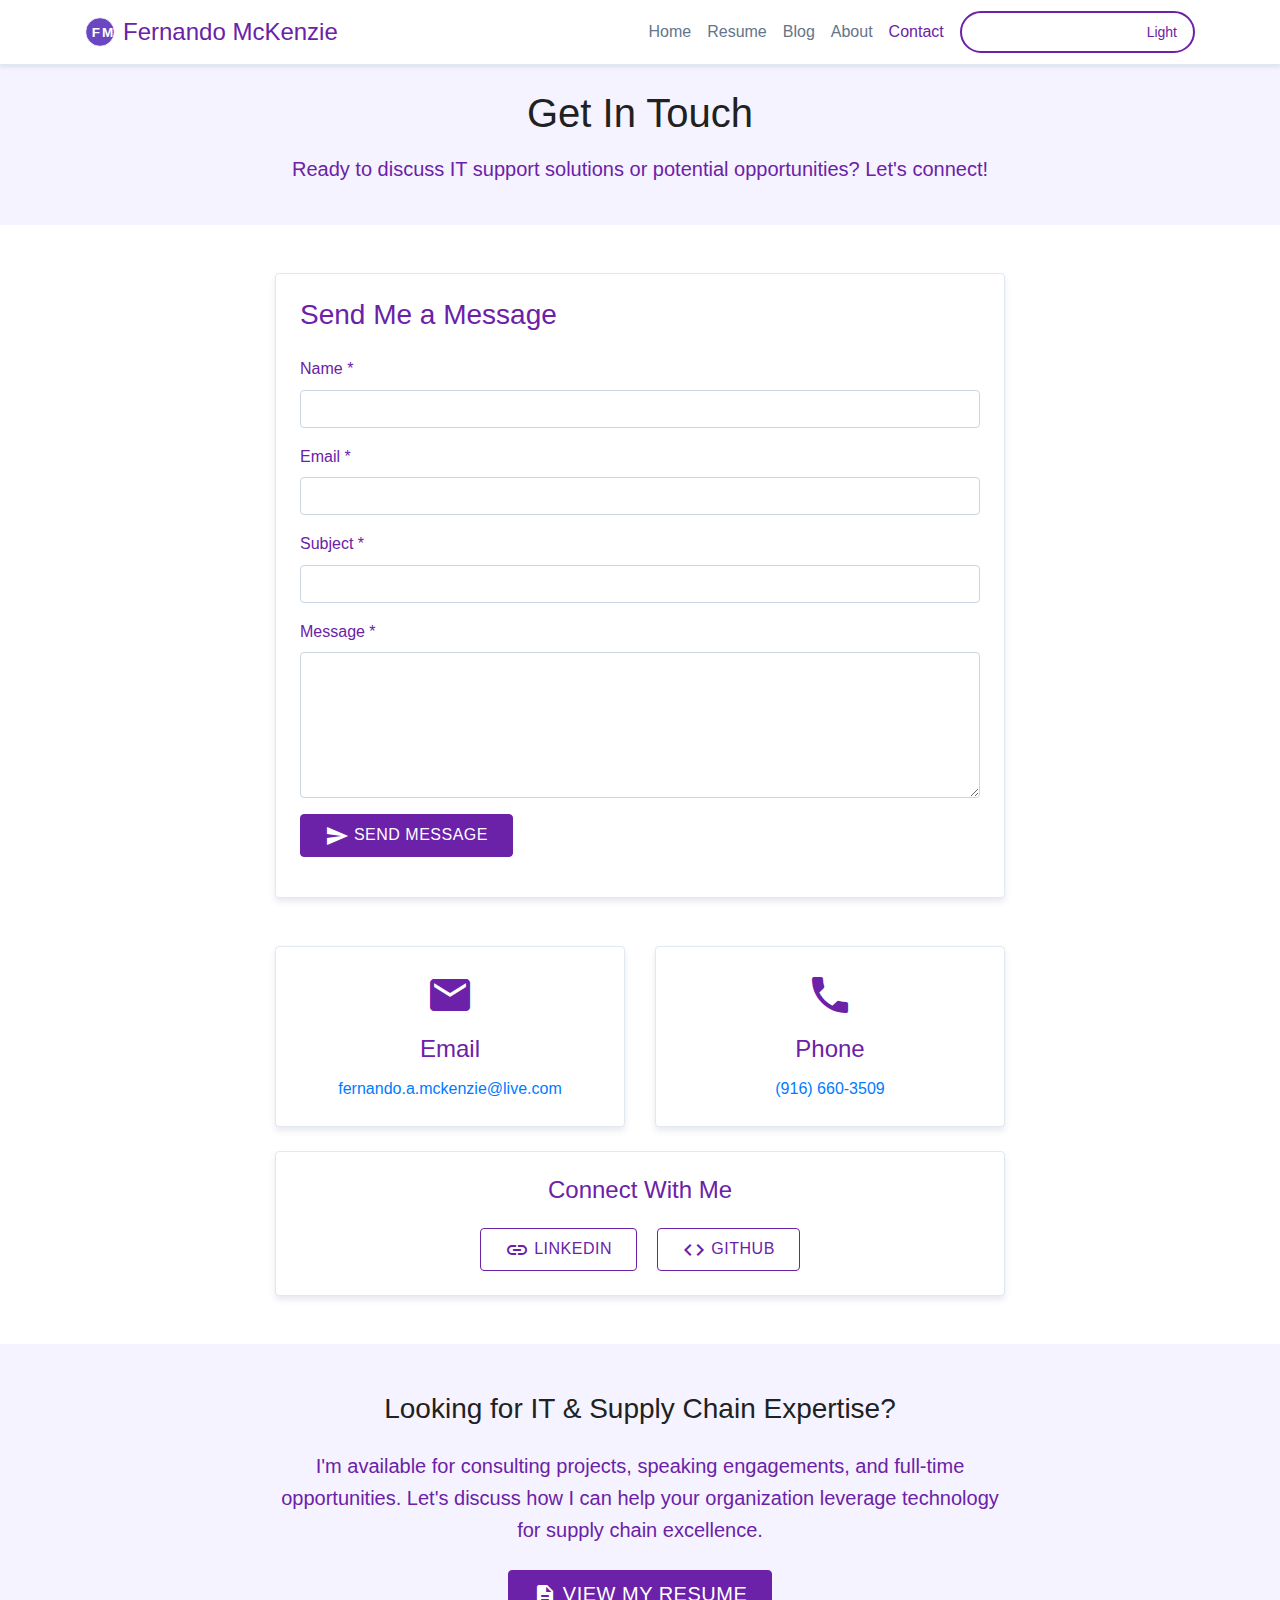
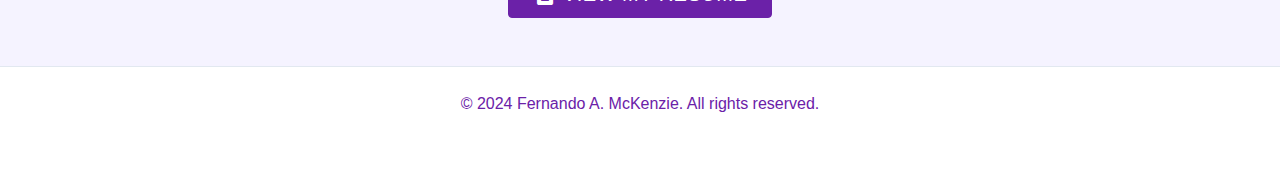
<file: contact.html>
<!DOCTYPE html>
<html lang="en">
<head>
    <meta charset="UTF-8">
    <meta name="viewport" content="width=device-width, initial-scale=1.0">
    <title>Contact - Fernando A. McKenzie</title>
    
    <!-- Bootstrap CSS -->
    <link href="https://stackpath.bootstrapcdn.com/bootstrap/4.5.2/css/bootstrap.min.css" rel="stylesheet">
    
    <!-- Material Icons -->
    <link href="https://fonts.googleapis.com/icon?family=Material+Icons" rel="stylesheet">
    
    <!-- Custom CSS -->
    <link href="css/style.css" rel="stylesheet">
    <link href="css/themes.css" rel="stylesheet">
</head>
<body>
    <!-- Navigation -->
    <nav class="navbar navbar-expand-lg">
        <div class="container">
            <a class="navbar-brand d-flex align-items-center" href="index.html">
                <img src="images/fm-logo-clean.svg" alt="FM Logo" height="30" class="mr-2">
                <span>Fernando McKenzie</span>
            </a>
            <button class="navbar-toggler" type="button" data-toggle="collapse" data-target="#navbarNav">
                <span class="navbar-toggler-icon"></span>
            </button>
            <div class="collapse navbar-collapse" id="navbarNav">
                <ul class="navbar-nav ml-auto">
                    <li class="nav-item">
                        <a class="nav-link" href="index.html">Home</a>
                    </li>
                    <li class="nav-item">
                        <a class="nav-link" href="resume.html">Resume</a>
                    </li>
                    <li class="nav-item">
                        <a class="nav-link" href="blog.html">Blog</a>
                    </li>
                    <li class="nav-item">
                        <a class="nav-link" href="index.html#about">About</a>
                    </li>
                    <li class="nav-item active">
                        <a class="nav-link" href="contact.html">Contact</a>
                    </li>
                    <li class="nav-item ml-2">
                        <button class="theme-toggle" id="themeToggle">
                            <i class="material-icons" style="font-size: 16px;">dark_mode</i>
                            <span>Dark</span>
                        </button>
                    </li>
                </ul>
            </div>
        </div>
    </nav>

    <!-- Contact Header -->
    <section class="contact-header py-4 bg-light">
        <div class="container">
            <div class="row">
                <div class="col-lg-8 mx-auto text-center">
                    <h1 class="mb-3">Get In Touch</h1>
                    <p class="lead">Ready to discuss IT support solutions or potential opportunities? Let's connect!</p>
                </div>
            </div>
        </div>
    </section>

    <!-- Contact Content -->
    <section class="py-5">
        <div class="container">
            <div class="row">
                <div class="col-lg-8 mx-auto">
                    
                    <!-- Contact Form -->
                    <div class="card mb-5">
                        <div class="card-body">
                            <h3 class="card-title mb-4">Send Me a Message</h3>
                            <form id="contactForm">
                                <div class="form-group">
                                    <label for="name">Name *</label>
                                    <input type="text" class="form-control" id="name" name="name" required>
                                </div>
                                <div class="form-group">
                                    <label for="email">Email *</label>
                                    <input type="email" class="form-control" id="email" name="email" required>
                                </div>
                                <div class="form-group">
                                    <label for="subject">Subject *</label>
                                    <input type="text" class="form-control" id="subject" name="subject" required>
                                </div>
                                <div class="form-group">
                                    <label for="message">Message *</label>
                                    <textarea class="form-control" id="message" name="message" rows="5" required></textarea>
                                </div>
                                <button type="submit" class="btn btn-primary">
                                    <i class="material-icons align-middle">send</i> Send Message
                                </button>
                            </form>
                            <div id="formMessage" class="mt-3"></div>
                        </div>
                    </div>

                    <!-- Contact Information -->
                    <div class="row">
                        <div class="col-md-6 mb-4">
                            <div class="card h-100">
                                <div class="card-body text-center">
                                    <i class="material-icons text-primary mb-3" style="font-size: 48px;">email</i>
                                    <h4 class="card-title">Email</h4>
                                    <p class="card-text">
                                        <a href="mailto:fernando.a.mckenzie@live.com">fernando.a.mckenzie@live.com</a>
                                    </p>
                                </div>
                            </div>
                        </div>
                        <div class="col-md-6 mb-4">
                            <div class="card h-100">
                                <div class="card-body text-center">
                                    <i class="material-icons text-primary mb-3" style="font-size: 48px;">phone</i>
                                    <h4 class="card-title">Phone</h4>
                                    <p class="card-text">
                                        <a href="tel:+19166603509">(916) 660-3509</a>
                                    </p>
                                </div>
                            </div>
                        </div>
                    </div>

                    <!-- Social Links -->
                    <div class="card">
                        <div class="card-body text-center">
                            <h4 class="card-title mb-4">Connect With Me</h4>
                            <div class="social-links">
                                <a href="https://linkedin.com/in/fernandomckenzie" target="_blank" class="btn btn-outline-primary mr-3">
                                    <i class="material-icons align-middle">link</i> LinkedIn
                                </a>
                                <a href="https://github.com/fmckenzie05" target="_blank" class="btn btn-outline-primary">
                                    <i class="material-icons align-middle">code</i> GitHub
                                </a>
                            </div>
                        </div>
                    </div>

                </div>
            </div>
        </div>
    </section>

    <!-- Call to Action -->
    <section class="py-5 bg-light">
        <div class="container">
            <div class="row">
                <div class="col-lg-8 mx-auto text-center">
                    <h3 class="mb-4">Looking for IT & Supply Chain Expertise?</h3>
                    <p class="lead mb-4">I'm available for consulting projects, speaking engagements, and full-time opportunities. Let's discuss how I can help your organization leverage technology for supply chain excellence.</p>
                    <a href="resume.html" class="btn btn-primary btn-lg">
                        <i class="material-icons align-middle">description</i> View My Resume
                    </a>
                </div>
            </div>
        </div>
    </section>

    <!-- Footer -->
    <footer class="py-4">
        <div class="container text-center">
            <p class="mb-0">&copy; 2024 Fernando A. McKenzie. All rights reserved.</p>
            <div class="mt-2">
                <a href="https://linkedin.com/in/fernandomckenzie" target="_blank" class="text-white mr-3"><i class="material-icons">link</i> LinkedIn</a>
                <a href="https://github.com/fmckenzie05" target="_blank" class="text-white"><i class="material-icons">code</i> GitHub</a>
            </div>
        </div>
    </footer>

    <!-- jQuery -->
    <script src="https://code.jquery.com/jquery-3.5.1.slim.min.js"></script>
    <!-- Bootstrap JS -->
    <script src="https://cdn.jsdelivr.net/npm/bootstrap@4.5.2/dist/js/bootstrap.bundle.min.js"></script>
    <!-- Custom JS -->
    <script src="js/main.js"></script>
</body>
</html>
</file>
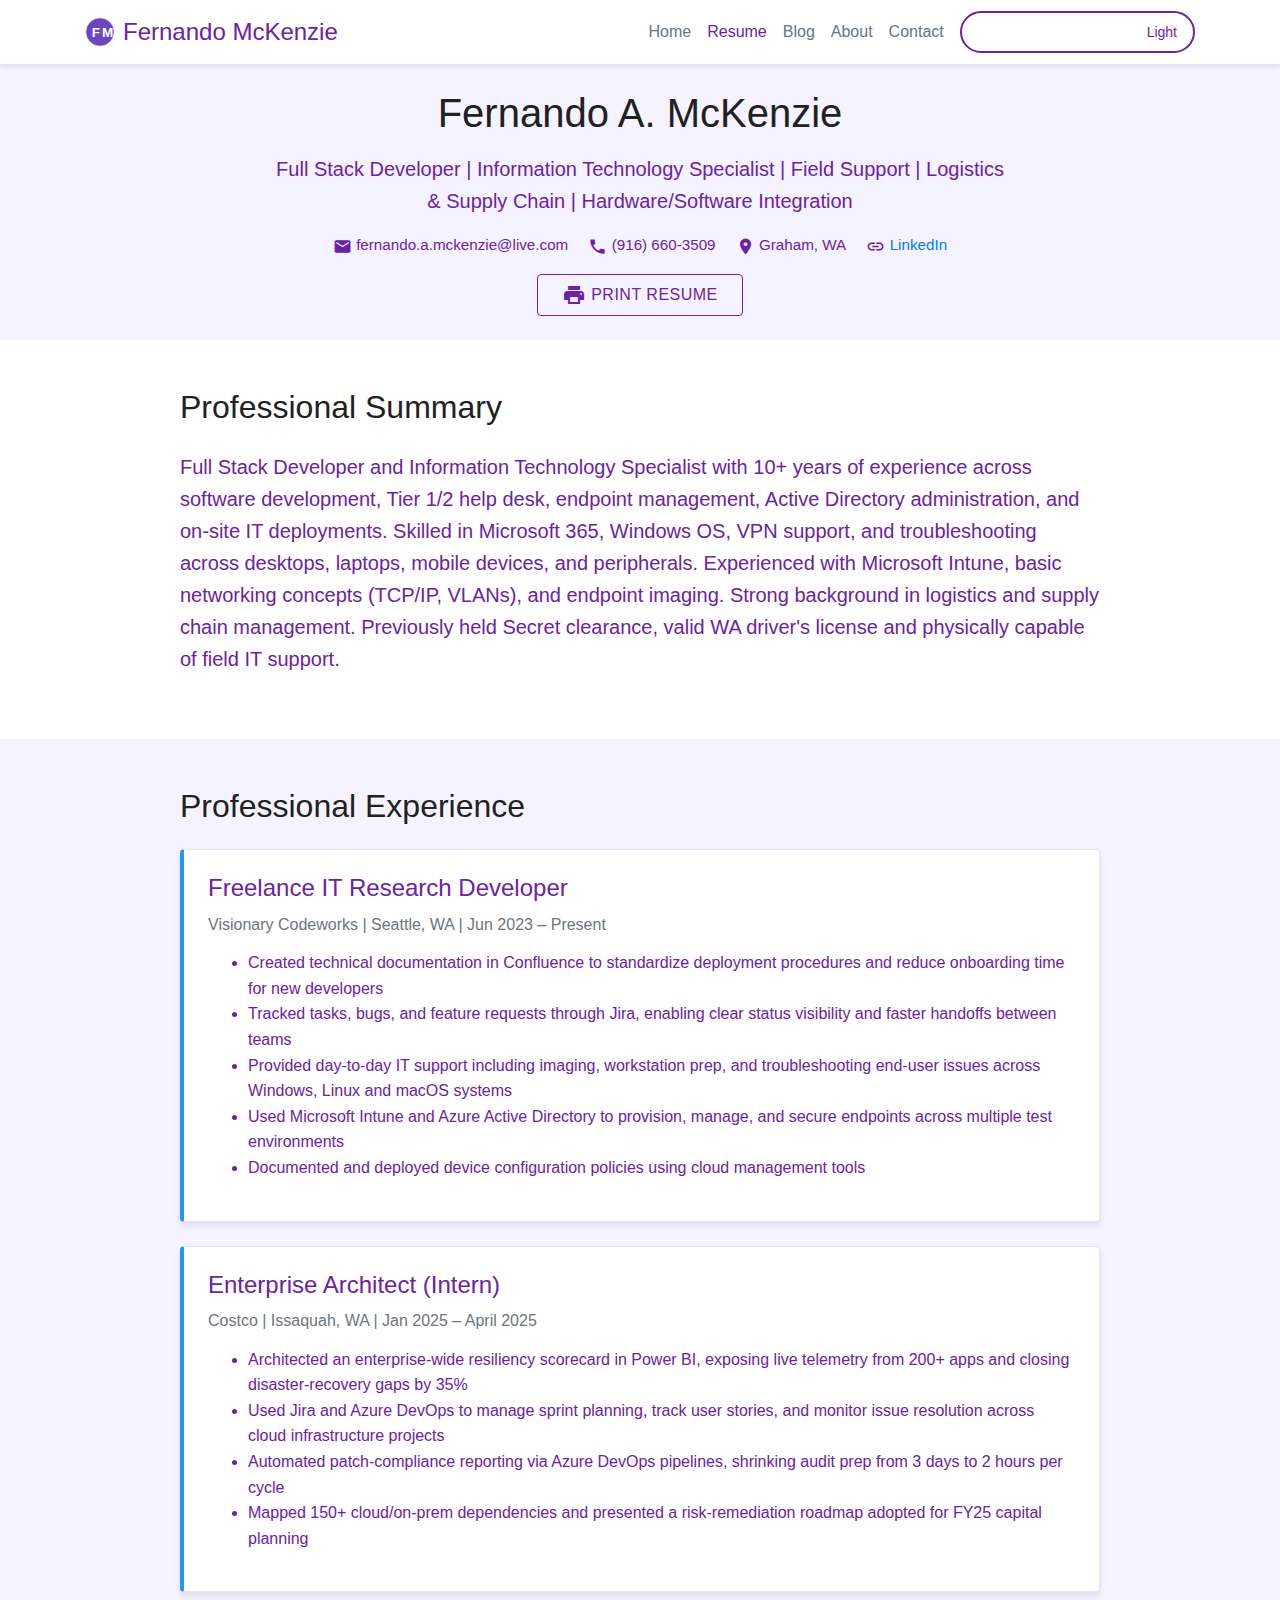
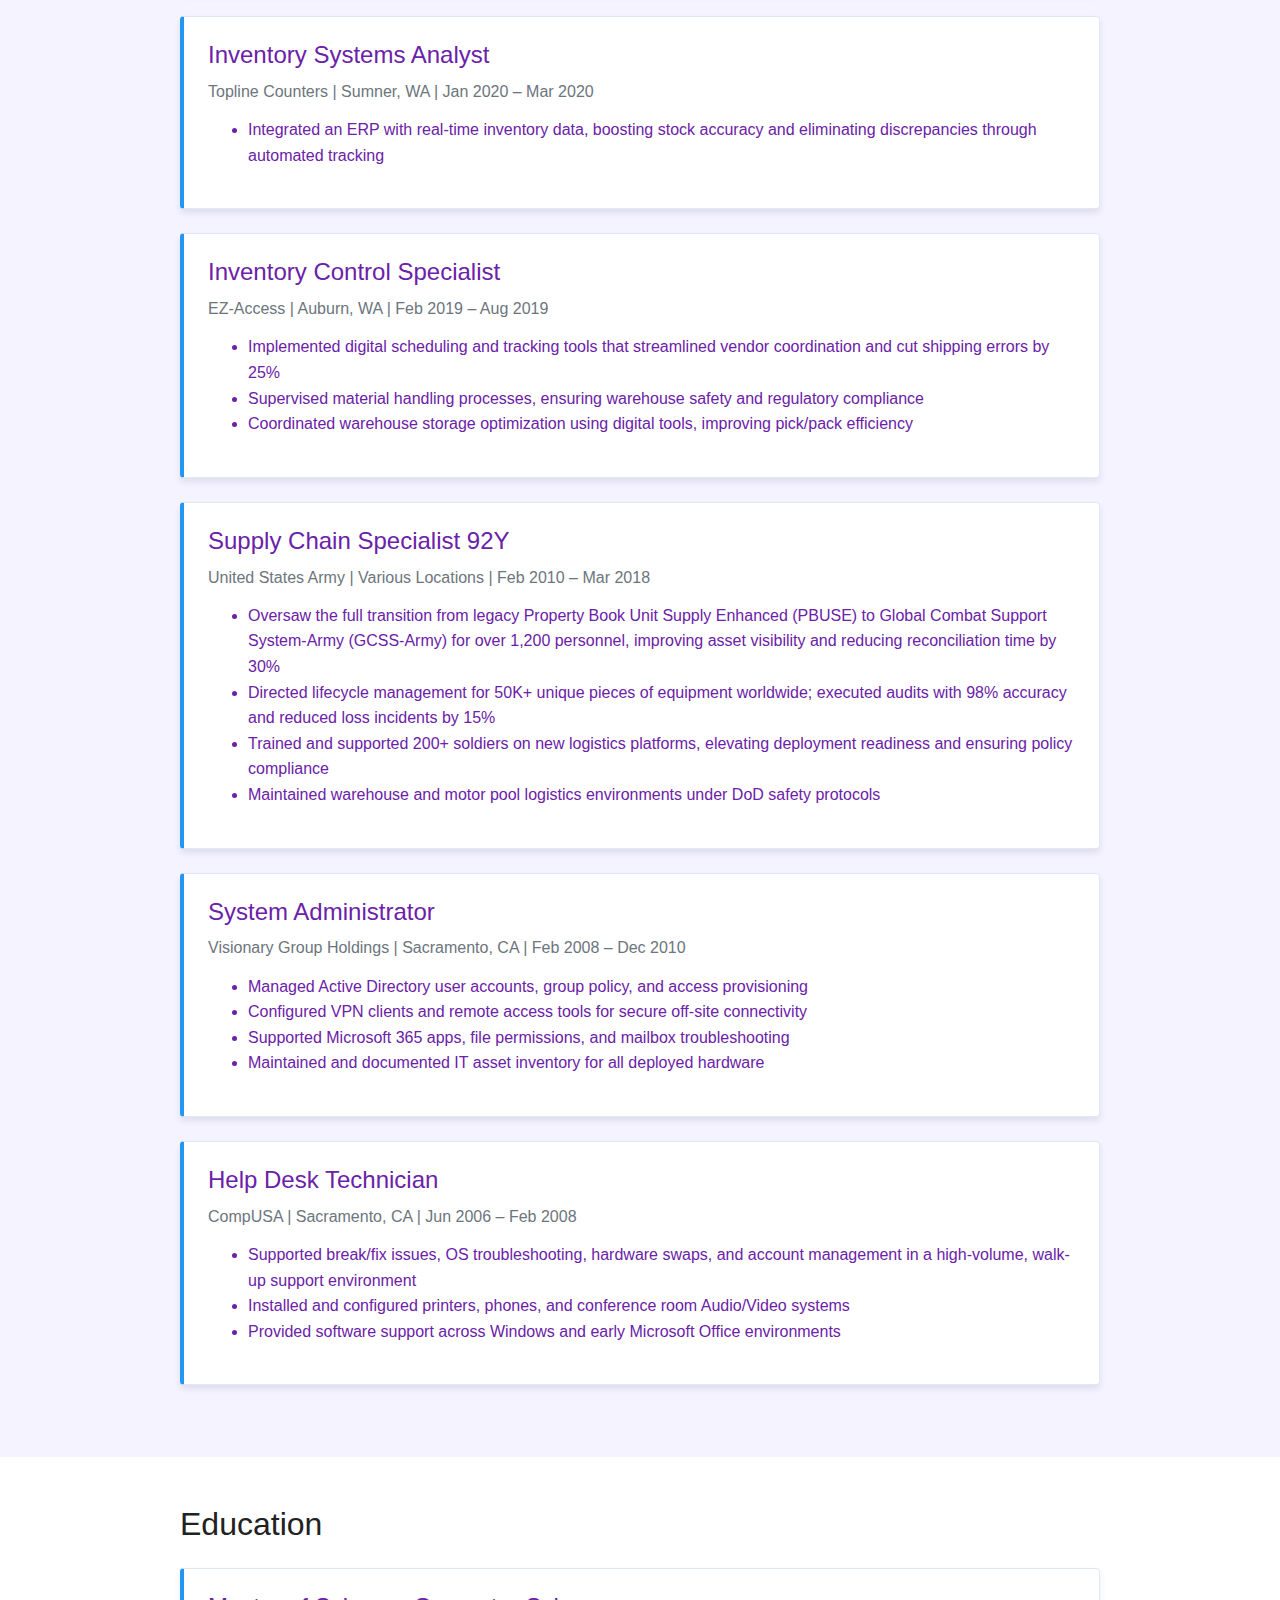
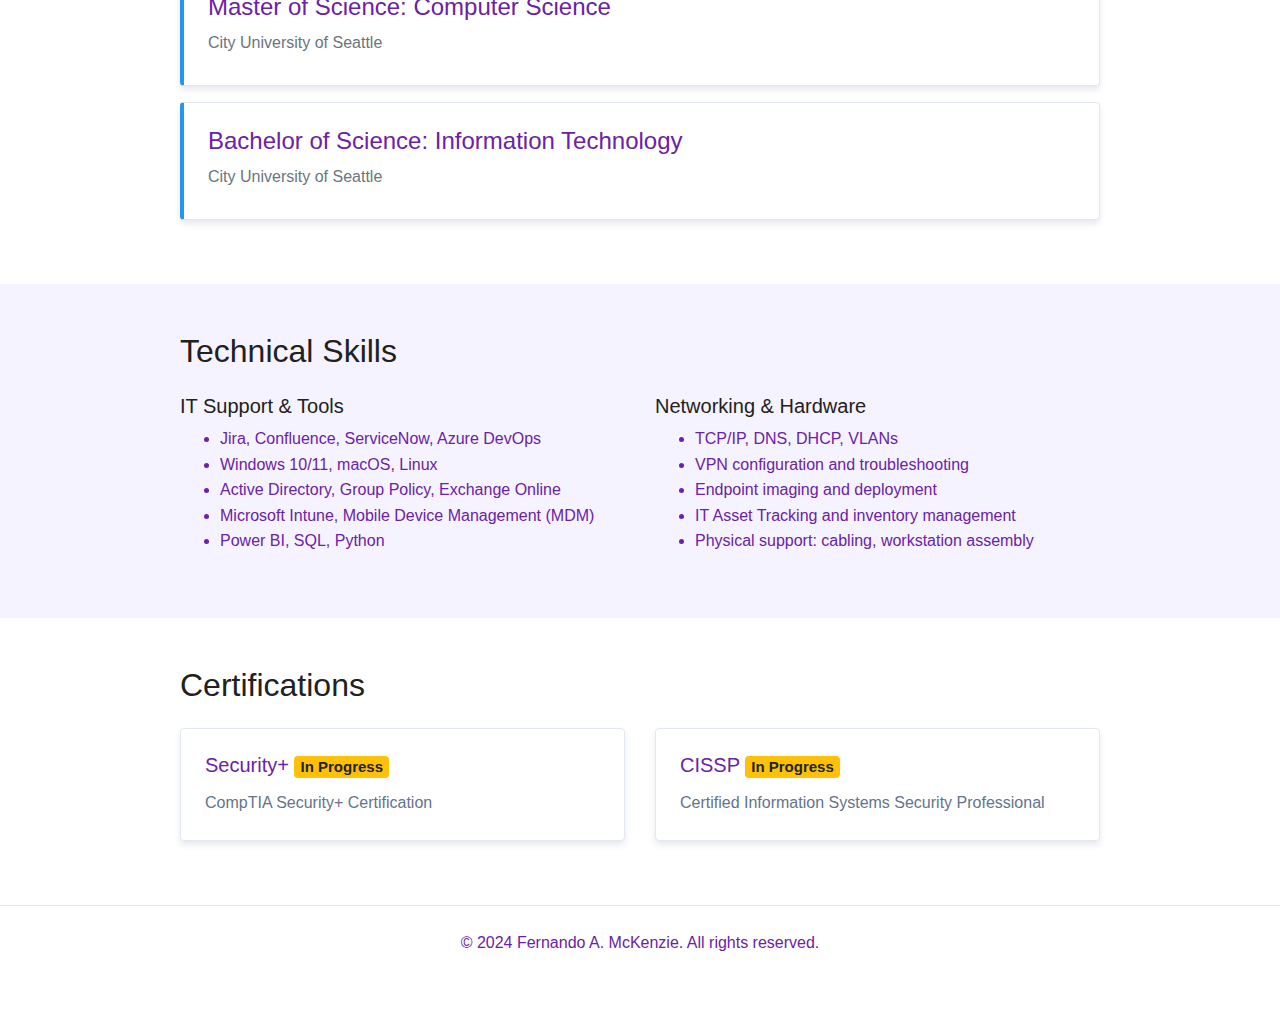
<file: resume.html>
<!DOCTYPE html>
<html lang="en">
<head>
    <meta charset="UTF-8">
    <meta name="viewport" content="width=device-width, initial-scale=1.0">
    <title>Resume - Fernando A. McKenzie</title>
    
    <!-- Bootstrap CSS -->
    <link href="https://stackpath.bootstrapcdn.com/bootstrap/4.5.2/css/bootstrap.min.css" rel="stylesheet">
    
    <!-- Material Icons -->
    <link href="https://fonts.googleapis.com/icon?family=Material+Icons" rel="stylesheet">
    
    <!-- Custom CSS -->
    <link href="css/style.css" rel="stylesheet">
    <link href="css/themes.css" rel="stylesheet">
</head>
<body>
    <!-- Navigation -->
    <nav class="navbar navbar-expand-lg">
        <div class="container">
            <a class="navbar-brand d-flex align-items-center" href="index.html">
                <img src="images/fm-logo-clean.svg" alt="FM Logo" height="30" class="mr-2">
                <span>Fernando McKenzie</span>
            </a>
            <button class="navbar-toggler" type="button" data-toggle="collapse" data-target="#navbarNav">
                <span class="navbar-toggler-icon"></span>
            </button>
            <div class="collapse navbar-collapse" id="navbarNav">
                <ul class="navbar-nav ml-auto">
                    <li class="nav-item">
                        <a class="nav-link" href="index.html">Home</a>
                    </li>
                    <li class="nav-item active">
                        <a class="nav-link" href="resume.html">Resume</a>
                    </li>
                    <li class="nav-item">
                        <a class="nav-link" href="blog.html">Blog</a>
                    </li>
                    <li class="nav-item">
                        <a class="nav-link" href="index.html#about">About</a>
                    </li>
                    <li class="nav-item">
                        <a class="nav-link" href="contact.html">Contact</a>
                    </li>
                    <li class="nav-item ml-2">
                        <button class="theme-toggle" id="themeToggle">
                            <i class="material-icons" style="font-size: 16px;">dark_mode</i>
                            <span>Dark</span>
                        </button>
                    </li>
                </ul>
            </div>
        </div>
    </nav>

    <!-- Resume Header -->
    <section class="resume-header py-4 bg-light">
        <div class="container">
            <div class="row">
                <div class="col-lg-8 mx-auto text-center">
                    <h1 class="mb-3">Fernando A. McKenzie</h1>
                    <p class="lead">Full Stack Developer | Information Technology Specialist | Field Support | Logistics & Supply Chain | Hardware/Software Integration</p>
                    <div class="contact-info">
                        <span class="mr-3"><i class="material-icons align-middle">email</i> fernando.a.mckenzie@live.com</span>
                        <span class="mr-3"><i class="material-icons align-middle">phone</i> (916) 660-3509</span>
                        <span class="mr-3"><i class="material-icons align-middle">location_on</i> Graham, WA</span>
                        <span><i class="material-icons align-middle">link</i> <a href="https://linkedin.com/in/fernandomckenzie" target="_blank">LinkedIn</a></span>
                    </div>
                </div>
            </div>
        </div>
    </section>

    <!-- Professional Summary -->
    <section class="py-5">
        <div class="container">
            <div class="row">
                <div class="col-lg-10 mx-auto">
                    <h2 class="mb-4">Professional Summary</h2>
                    <p class="lead">Full Stack Developer and Information Technology Specialist with 10+ years of experience across software development, Tier 1/2 help desk, endpoint management, Active Directory administration, and on-site IT deployments. Skilled in Microsoft 365, Windows OS, VPN support, and troubleshooting across desktops, laptops, mobile devices, and peripherals. Experienced with Microsoft Intune, basic networking concepts (TCP/IP, VLANs), and endpoint imaging. Strong background in logistics and supply chain management. Previously held Secret clearance, valid WA driver's license and physically capable of field IT support.</p>
                </div>
            </div>
        </div>
    </section>

    <!-- Professional Experience -->
    <section class="py-5 bg-light">
        <div class="container">
            <div class="row">
                <div class="col-lg-10 mx-auto">
                    <h2 class="mb-4">Professional Experience</h2>
                    
                    <div class="experience-item mb-4">
                        <div class="card">
                            <div class="card-body">
                                <h4 class="card-title">Freelance IT Research Developer</h4>
                                <h6 class="text-muted mb-3">Visionary Codeworks | Seattle, WA | Jun 2023 – Present</h6>
                                <ul>
                                    <li>Created technical documentation in Confluence to standardize deployment procedures and reduce onboarding time for new developers</li>
                                    <li>Tracked tasks, bugs, and feature requests through Jira, enabling clear status visibility and faster handoffs between teams</li>
                                    <li>Provided day-to-day IT support including imaging, workstation prep, and troubleshooting end-user issues across Windows, Linux and macOS systems</li>
                                    <li>Used Microsoft Intune and Azure Active Directory to provision, manage, and secure endpoints across multiple test environments</li>
                                    <li>Documented and deployed device configuration policies using cloud management tools</li>
                                </ul>
                            </div>
                        </div>
                    </div>

                    <div class="experience-item mb-4">
                        <div class="card">
                            <div class="card-body">
                                <h4 class="card-title">Enterprise Architect (Intern)</h4>
                                <h6 class="text-muted mb-3">Costco | Issaquah, WA | Jan 2025 – April 2025</h6>
                                <ul>
                                    <li>Architected an enterprise-wide resiliency scorecard in Power BI, exposing live telemetry from 200+ apps and closing disaster-recovery gaps by 35%</li>
                                    <li>Used Jira and Azure DevOps to manage sprint planning, track user stories, and monitor issue resolution across cloud infrastructure projects</li>
                                    <li>Automated patch-compliance reporting via Azure DevOps pipelines, shrinking audit prep from 3 days to 2 hours per cycle</li>
                                    <li>Mapped 150+ cloud/on-prem dependencies and presented a risk-remediation roadmap adopted for FY25 capital planning</li>
                                </ul>
                            </div>
                        </div>
                    </div>

                    <div class="experience-item mb-4">
                        <div class="card">
                            <div class="card-body">
                                <h4 class="card-title">Inventory Systems Analyst</h4>
                                <h6 class="text-muted mb-3">Topline Counters | Sumner, WA | Jan 2020 – Mar 2020</h6>
                                <ul>
                                    <li>Integrated an ERP with real-time inventory data, boosting stock accuracy and eliminating discrepancies through automated tracking</li>
                                </ul>
                            </div>
                        </div>
                    </div>

                    <div class="experience-item mb-4">
                        <div class="card">
                            <div class="card-body">
                                <h4 class="card-title">Inventory Control Specialist</h4>
                                <h6 class="text-muted mb-3">EZ-Access | Auburn, WA | Feb 2019 – Aug 2019</h6>
                                <ul>
                                    <li>Implemented digital scheduling and tracking tools that streamlined vendor coordination and cut shipping errors by 25%</li>
                                    <li>Supervised material handling processes, ensuring warehouse safety and regulatory compliance</li>
                                    <li>Coordinated warehouse storage optimization using digital tools, improving pick/pack efficiency</li>
                                </ul>
                            </div>
                        </div>
                    </div>

                    <div class="experience-item mb-4">
                        <div class="card">
                            <div class="card-body">
                                <h4 class="card-title">Supply Chain Specialist 92Y</h4>
                                <h6 class="text-muted mb-3">United States Army | Various Locations | Feb 2010 – Mar 2018</h6>
                                <ul>
                                    <li>Oversaw the full transition from legacy Property Book Unit Supply Enhanced (PBUSE) to Global Combat Support System-Army (GCSS-Army) for over 1,200 personnel, improving asset visibility and reducing reconciliation time by 30%</li>
                                    <li>Directed lifecycle management for 50K+ unique pieces of equipment worldwide; executed audits with 98% accuracy and reduced loss incidents by 15%</li>
                                    <li>Trained and supported 200+ soldiers on new logistics platforms, elevating deployment readiness and ensuring policy compliance</li>
                                    <li>Maintained warehouse and motor pool logistics environments under DoD safety protocols</li>
                                </ul>
                            </div>
                        </div>
                    </div>

                    <div class="experience-item mb-4">
                        <div class="card">
                            <div class="card-body">
                                <h4 class="card-title">System Administrator</h4>
                                <h6 class="text-muted mb-3">Visionary Group Holdings | Sacramento, CA | Feb 2008 – Dec 2010</h6>
                                <ul>
                                    <li>Managed Active Directory user accounts, group policy, and access provisioning</li>
                                    <li>Configured VPN clients and remote access tools for secure off-site connectivity</li>
                                    <li>Supported Microsoft 365 apps, file permissions, and mailbox troubleshooting</li>
                                    <li>Maintained and documented IT asset inventory for all deployed hardware</li>
                                </ul>
                            </div>
                        </div>
                    </div>

                    <div class="experience-item mb-4">
                        <div class="card">
                            <div class="card-body">
                                <h4 class="card-title">Help Desk Technician</h4>
                                <h6 class="text-muted mb-3">CompUSA | Sacramento, CA | Jun 2006 – Feb 2008</h6>
                                <ul>
                                    <li>Supported break/fix issues, OS troubleshooting, hardware swaps, and account management in a high-volume, walk-up support environment</li>
                                    <li>Installed and configured printers, phones, and conference room Audio/Video systems</li>
                                    <li>Provided software support across Windows and early Microsoft Office environments</li>
                                </ul>
                            </div>
                        </div>
                    </div>
                </div>
            </div>
        </div>
    </section>

    <!-- Education -->
    <section class="py-5">
        <div class="container">
            <div class="row">
                <div class="col-lg-10 mx-auto">
                    <h2 class="mb-4">Education</h2>
                    
                    <div class="education-item mb-3">
                        <div class="card">
                            <div class="card-body">
                                <h4 class="card-title">Master of Science: Computer Science</h4>
                                <h6 class="text-muted">City University of Seattle</h6>
                            </div>
                        </div>
                    </div>

                    <div class="education-item mb-3">
                        <div class="card">
                            <div class="card-body">
                                <h4 class="card-title">Bachelor of Science: Information Technology</h4>
                                <h6 class="text-muted">City University of Seattle</h6>
                            </div>
                        </div>
                    </div>
                </div>
            </div>
        </div>
    </section>

    <!-- Skills -->
    <section class="py-5 bg-light">
        <div class="container">
            <div class="row">
                <div class="col-lg-10 mx-auto">
                    <h2 class="mb-4">Technical Skills</h2>
                    <div class="row">
                        <div class="col-md-6">
                            <h5>IT Support & Tools</h5>
                            <ul>
                                <li>Jira, Confluence, ServiceNow, Azure DevOps</li>
                                <li>Windows 10/11, macOS, Linux</li>
                                <li>Active Directory, Group Policy, Exchange Online</li>
                                <li>Microsoft Intune, Mobile Device Management (MDM)</li>
                                <li>Power BI, SQL, Python</li>
                            </ul>
                        </div>
                        <div class="col-md-6">
                            <h5>Networking & Hardware</h5>
                            <ul>
                                <li>TCP/IP, DNS, DHCP, VLANs</li>
                                <li>VPN configuration and troubleshooting</li>
                                <li>Endpoint imaging and deployment</li>
                                <li>IT Asset Tracking and inventory management</li>
                                <li>Physical support: cabling, workstation assembly</li>
                            </ul>
                        </div>
                    </div>
                </div>
            </div>
        </div>
    </section>

    <!-- Certifications -->
    <section class="py-5">
        <div class="container">
            <div class="row">
                <div class="col-lg-10 mx-auto">
                    <h2 class="mb-4">Certifications</h2>
                    <div class="row">
                        <div class="col-md-6 mb-3">
                            <div class="card">
                                <div class="card-body">
                                    <h5 class="card-title">Security+ <span class="badge badge-warning">In Progress</span></h5>
                                    <p class="card-text">CompTIA Security+ Certification</p>
                                </div>
                            </div>
                        </div>
                        <div class="col-md-6 mb-3">
                            <div class="card">
                                <div class="card-body">
                                    <h5 class="card-title">CISSP <span class="badge badge-warning">In Progress</span></h5>
                                    <p class="card-text">Certified Information Systems Security Professional</p>
                                </div>
                            </div>
                        </div>
                    </div>
                </div>
            </div>
        </div>
    </section>

    <!-- Footer -->
    <footer class="py-4">
        <div class="container text-center">
            <p class="mb-0">&copy; 2024 Fernando A. McKenzie. All rights reserved.</p>
            <div class="mt-2">
                <a href="https://linkedin.com/in/fernandomckenzie" target="_blank" class="text-white mr-3"><i class="material-icons">link</i> LinkedIn</a>
                <a href="https://github.com/fmckenzie05" target="_blank" class="text-white"><i class="material-icons">code</i> GitHub</a>
            </div>
        </div>
    </footer>

    <!-- jQuery -->
    <script src="https://code.jquery.com/jquery-3.5.1.slim.min.js"></script>
    <!-- Bootstrap JS -->
    <script src="https://cdn.jsdelivr.net/npm/bootstrap@4.5.2/dist/js/bootstrap.bundle.min.js"></script>
    <!-- Custom JS -->
    <script src="js/main.js"></script>
</body>
</html>
</file>
<file: css/style.css>
/* Custom Styles for Personal Website */

:root {
    --primary-color: #2196F3;
    --secondary-color: #1976D2;
    --accent-color: #FF5722;
    --text-dark: #212121;
    --text-light: #757575;
    --bg-light: #F5F5F5;
    --card-shadow: 0 2px 5px rgba(0,0,0,0.1);
}

/* General Styles */
body {
    font-family: 'Roboto', -apple-system, BlinkMacSystemFont, 'Segoe UI', Arial, sans-serif;
    color: var(--text-dark);
    line-height: 1.6;
}

h1, h2, h3, h4, h5, h6 {
    font-weight: 500;
    color: var(--text-dark);
}

/* Navigation Override */
.navbar-dark.bg-primary {
    background-color: var(--primary-color) !important;
}

.navbar-brand {
    font-weight: 500;
    font-size: 1.5rem;
}

/* Hero Section */
.hero-section {
    background: linear-gradient(135deg, #2196F3 0%, #1976D2 100%);
    color: white;
    min-height: 500px;
    display: flex;
    align-items: center;
}

.hero-section h1 {
    color: white;
    font-weight: 300;
}

.hero-section .lead {
    font-size: 1.5rem;
    font-weight: 300;
}

/* Cards with Material Design */
.card {
    border: none;
    border-radius: 4px;
    box-shadow: var(--card-shadow);
    transition: box-shadow 0.3s ease;
}

.card:hover {
    box-shadow: 0 4px 20px rgba(0,0,0,0.15);
}

.card-body {
    padding: 1.5rem;
}

/* Skills Section */
.skills-section {
    background-color: var(--bg-light);
}

.skills-section .material-icons {
    color: var(--primary-color);
}

/* Resume Page Styles */
.resume-header {
    background-color: var(--bg-light);
}

.contact-info {
    font-size: 0.95rem;
}

.contact-info .material-icons {
    font-size: 1.2rem;
    vertical-align: middle;
}

.experience-item .card,
.education-item .card {
    border-left: 4px solid var(--primary-color);
}

/* Blog Styles */
.blog-header {
    background-color: var(--bg-light);
}

.blog-post {
    opacity: 1;
    transition: opacity 0.3s ease;
}

.blog-post.hidden {
    display: none;
}

.post-meta {
    font-size: 0.9rem;
}

.post-meta .material-icons {
    font-size: 1rem;
}

.category-filter {
    cursor: pointer;
    transition: all 0.3s ease;
}

.category-filter.active {
    background-color: var(--primary-color);
    color: white;
}

/* Contact Form */
.form-control {
    border-radius: 4px;
    border: 1px solid #ddd;
    padding: 0.75rem;
    transition: border-color 0.3s ease;
}

.form-control:focus {
    border-color: var(--primary-color);
    box-shadow: 0 0 0 0.2rem rgba(33, 150, 243, 0.25);
}

/* Buttons */
.btn {
    border-radius: 4px;
    text-transform: uppercase;
    font-weight: 500;
    letter-spacing: 0.5px;
    padding: 0.5rem 1.5rem;
    transition: all 0.3s ease;
}

.btn-primary {
    background-color: var(--primary-color);
    border-color: var(--primary-color);
}

.btn-primary:hover {
    background-color: var(--secondary-color);
    border-color: var(--secondary-color);
    transform: translateY(-2px);
    box-shadow: 0 4px 8px rgba(0,0,0,0.2);
}

.btn-outline-primary {
    color: var(--primary-color);
    border-color: var(--primary-color);
}

.btn-outline-primary:hover {
    background-color: var(--primary-color);
    border-color: var(--primary-color);
}

/* Footer */
footer {
    background-color: #212121 !important;
}

footer a {
    text-decoration: none;
    transition: opacity 0.3s ease;
}

footer a:hover {
    opacity: 0.8;
}

/* Responsive Design */
@media (max-width: 768px) {
    .hero-section {
        min-height: 400px;
    }
    
    .hero-section h1 {
        font-size: 2rem;
    }
    
    .hero-section .lead {
        font-size: 1.2rem;
    }
    
    .btn-lg {
        padding: 0.5rem 1rem;
        font-size: 1rem;
    }
}

/* Material Design Shadows */
.shadow-sm {
    box-shadow: 0 1px 3px rgba(0,0,0,0.12), 0 1px 2px rgba(0,0,0,0.24) !important;
}

.shadow {
    box-shadow: 0 3px 6px rgba(0,0,0,0.16), 0 3px 6px rgba(0,0,0,0.23) !important;
}

/* Animations */
@keyframes fadeIn {
    from {
        opacity: 0;
        transform: translateY(20px);
    }
    to {
        opacity: 1;
        transform: translateY(0);
    }
}

.card {
    animation: fadeIn 0.6s ease-out;
}

/* Alert Messages */
.alert {
    border-radius: 4px;
    border: none;
}

.alert-success {
    background-color: #4CAF50;
    color: white;
}

.alert-danger {
    background-color: #F44336;
    color: white;
}

/* Social Links */
.social-links a {
    text-decoration: none;
}

/* Utility Classes */
.text-primary {
    color: var(--primary-color) !important;
}

.bg-primary {
    background-color: var(--primary-color) !important;
}

.bg-light {
    background-color: var(--bg-light) !important;
}
</file>
<file: css/themes.css>
/* Theme System with Dark Purple, Orange, Green, Yellow Palette */

:root {
    /* Light Theme Colors */
    --bg-primary: #ffffff;
    --bg-secondary: #f5f3ff;
    --bg-card: #ffffff;
    --text-primary: #6b21a8;
    --text-secondary: #64748b;
    --text-muted: #94a3b8;
    
    /* Electric Dreams Palette - Light Theme */
    --brand-purple: #6b21a8;    /* Purple - primary */
    --brand-orange: #ea580c;    /* Orange - secondary */
    --brand-green: #16a34a;     /* Green - success */
    --brand-yellow: #ca8a04;    /* Yellow - warning */
    
    /* Lighter versions for backgrounds */
    --purple-light: #f5f3ff;
    --orange-light: #fff7ed;
    --green-light: #f0fdfa;
    --yellow-light: #fffbeb;
    
    /* Accent Colors */
    --accent-light: #e2e8f0;
    --accent-medium: #cbd5e1;
    --accent-dark: #94a3b8;
    
    /* Button Colors */
    --btn-primary-bg: var(--brand-purple);
    --btn-primary-hover: #1e1065;
    --btn-secondary-bg: var(--brand-orange);
    --btn-success-bg: var(--brand-green);
    --btn-warning-bg: var(--brand-yellow);
    
    /* Border Colors */
    --border-light: #e2e8f0;
    --border-medium: #cbd5e1;
    
    /* Shadow Colors */
    --shadow-light: rgba(45, 27, 105, 0.1);
    --shadow-medium: rgba(45, 27, 105, 0.15);
    --shadow-dark: rgba(45, 27, 105, 0.25);
}

/* Dark Theme Colors */
[data-theme="dark"] {
    --bg-primary: #1a1625;
    --bg-secondary: #252137;
    --bg-card: #2f2b42;
    --text-primary: #ffffff;
    --text-secondary: #f1f5f9;
    --text-muted: #e2e8f0;
    
    /* Electric Dreams Palette - Dark Theme */
    --brand-purple: #a855f7;    /* Bright purple */
    --brand-orange: #fb923c;    /* Bright orange */
    --brand-green: #22c55e;     /* Bright green */
    --brand-yellow: #eab308;    /* Bright yellow */
    
    /* Darker versions for backgrounds */
    --purple-light: #2d1b4e;
    --orange-light: #451a03;
    --green-light: #134e4a;
    --yellow-light: #451a03;
    
    /* Accent Colors - Dark */
    --accent-light: #4c4b63;
    --accent-medium: #64748b;
    --accent-dark: #94a3b8;
    
    /* Button Colors - Dark */
    --btn-primary-bg: var(--brand-purple);
    --btn-primary-hover: #6d28d9;
    --btn-secondary-bg: var(--brand-orange);
    --btn-success-bg: var(--brand-green);
    --btn-warning-bg: var(--brand-yellow);
    
    /* Border Colors - Dark */
    --border-light: #4c4b63;
    --border-medium: #64748b;
    
    /* Shadow Colors - Dark */
    --shadow-light: rgba(124, 58, 237, 0.1);
    --shadow-medium: rgba(124, 58, 237, 0.15);
    --shadow-dark: rgba(124, 58, 237, 0.25);
}

/* Base Theme Styles */
body {
    background-color: var(--bg-primary);
    color: var(--text-primary);
    transition: background-color 0.3s ease, color 0.3s ease;
}

/* Navigation Styles */
.navbar {
    background-color: var(--bg-card) !important;
    border-bottom: 1px solid var(--border-light);
    box-shadow: 0 2px 4px var(--shadow-light);
}

.navbar-brand {
    color: var(--text-primary) !important;
}

/* Dark theme specific navigation fixes */
[data-theme="dark"] .navbar-brand {
    color: #ffffff !important;
}

.navbar-nav .nav-link {
    color: var(--text-secondary) !important;
    transition: color 0.3s ease;
}

.navbar-nav .nav-link:hover,
.navbar-nav .nav-link.active {
    color: var(--brand-purple) !important;
}

/* Navbar toggler for mobile */
.navbar-toggler {
    border-color: var(--border-medium);
    padding: 4px 8px;
}

.navbar-toggler:focus {
    box-shadow: 0 0 0 0.2rem rgba(45, 27, 105, 0.25);
}

.navbar-toggler-icon {
    background-image: url("data:image/svg+xml,%3csvg xmlns='http://www.w3.org/2000/svg' viewBox='0 0 30 30'%3e%3cpath stroke='rgba%2845, 27, 105, 0.8%29' stroke-linecap='round' stroke-miterlimit='10' stroke-width='2' d='m4 7h22M4 15h22M4 23h22'/%3e%3c/svg%3e");
}

[data-theme="dark"] .navbar-toggler-icon {
    background-image: url("data:image/svg+xml,%3csvg xmlns='http://www.w3.org/2000/svg' viewBox='0 0 30 30'%3e%3cpath stroke='rgba%28248, 250, 252, 0.8%29' stroke-linecap='round' stroke-miterlimit='10' stroke-width='2' d='m4 7h22M4 15h22M4 23h22'/%3e%3c/svg%3e");
}

/* Hero Section */
.hero-section {
    background: linear-gradient(135deg, var(--brand-purple) 0%, var(--brand-orange) 60%, var(--brand-yellow) 100%);
    color: white;
    position: relative;
}

.hero-section::before {
    content: '';
    position: absolute;
    top: 0;
    left: 0;
    right: 0;
    bottom: 0;
    background: linear-gradient(45deg, transparent 30%, rgba(5, 150, 105, 0.1) 50%, transparent 70%);
    pointer-events: none;
}

/* Cards */
.card {
    background-color: var(--bg-card);
    border: 1px solid var(--border-light);
    box-shadow: 0 4px 6px var(--shadow-light);
    transition: all 0.3s ease;
}

.card:hover {
    box-shadow: 0 8px 25px var(--shadow-medium);
    transform: translateY(-2px);
}

.card-body {
    color: var(--text-primary);
}

.card-title {
    color: var(--text-primary);
}

.card-text {
    color: var(--text-secondary);
}

/* Sections */
.bg-light {
    background-color: var(--bg-secondary) !important;
}

.skills-section {
    background-color: var(--bg-secondary);
}

.blog-header {
    background-color: var(--bg-secondary);
    border-bottom: 1px solid var(--border-light);
}

.resume-header {
    background-color: var(--bg-secondary);
}

/* Buttons */
.btn-primary {
    background-color: var(--btn-primary-bg);
    border-color: var(--btn-primary-bg);
    color: white;
    transition: all 0.3s ease;
}

.btn-primary:hover {
    background-color: var(--btn-primary-hover);
    border-color: var(--btn-primary-hover);
    transform: translateY(-1px);
    box-shadow: 0 4px 12px var(--shadow-medium);
}

.btn-outline-primary {
    color: var(--btn-primary-bg);
    border-color: var(--btn-primary-bg);
    background-color: transparent;
}

.btn-outline-primary:hover {
    background-color: var(--btn-primary-bg);
    border-color: var(--btn-primary-bg);
    color: white;
}

/* Theme Toggle Button */
.theme-toggle {
    background: none;
    border: 2px solid var(--brand-purple);
    color: var(--brand-purple);
    border-radius: 50px;
    padding: 8px 16px;
    cursor: pointer;
    transition: all 0.3s ease;
    font-size: 14px;
    font-weight: 500;
}

.theme-toggle:hover {
    background-color: var(--brand-purple);
    color: white;
    transform: scale(1.05);
}

.theme-toggle i {
    margin-right: 5px;
}

/* Material Icons Colors */
.material-icons.text-primary {
    color: var(--brand-purple) !important;
}

/* Skills section icon colors */
.skills-section .card:nth-child(1) .material-icons {
    color: var(--brand-purple) !important;
}

.skills-section .card:nth-child(2) .material-icons {
    color: var(--brand-orange) !important;
}

.skills-section .card:nth-child(3) .material-icons {
    color: var(--brand-green) !important;
}

/* Blog category colors */
.category-filter[data-category="it"] {
    border-color: var(--brand-purple);
    color: var(--brand-purple);
}

.category-filter[data-category="supply-chain"] {
    border-color: var(--brand-orange);
    color: var(--brand-orange);
}

.category-filter[data-category="digital-transformation"] {
    border-color: var(--brand-green);
    color: var(--brand-green);
}

.category-filter[data-category="it"]:hover,
.category-filter[data-category="it"].active {
    background-color: var(--brand-purple);
    border-color: var(--brand-purple);
}

.category-filter[data-category="supply-chain"]:hover,
.category-filter[data-category="supply-chain"].active {
    background-color: var(--brand-orange);
    border-color: var(--brand-orange);
}

.category-filter[data-category="digital-transformation"]:hover,
.category-filter[data-category="digital-transformation"].active {
    background-color: var(--brand-green);
    border-color: var(--brand-green);
}

/* Special Color Classes */
.text-orange {
    color: var(--brand-orange) !important;
}

.text-green {
    color: var(--brand-green) !important;
}

.text-yellow {
    color: var(--brand-yellow) !important;
}

.bg-orange {
    background-color: var(--brand-orange) !important;
}

.bg-green {
    background-color: var(--brand-green) !important;
}

.bg-yellow {
    background-color: var(--brand-yellow) !important;
}

/* Form Controls */
.form-control {
    background-color: var(--bg-card);
    border: 1px solid var(--border-medium);
    color: var(--text-primary);
    transition: all 0.3s ease;
}

.form-control:focus {
    background-color: var(--bg-card);
    border-color: var(--brand-purple);
    color: var(--text-primary);
    box-shadow: 0 0 0 0.2rem rgba(139, 92, 246, 0.25);
}

.form-control::placeholder {
    color: var(--text-muted);
}

/* Blog Category Filters */
.category-filter {
    background-color: transparent;
    color: var(--text-secondary);
    border: 1px solid var(--border-medium);
    transition: all 0.3s ease;
}

.category-filter:hover {
    background-color: var(--brand-purple);
    color: white;
    border-color: var(--brand-purple);
}

.category-filter.active {
    background-color: var(--brand-purple);
    color: white;
    border-color: var(--brand-purple);
}

/* Footer */
footer {
    background-color: var(--bg-card) !important;
    border-top: 1px solid var(--border-light);
    color: var(--text-primary);
}

footer a {
    color: var(--text-primary) !important;
    text-decoration: none;
    transition: opacity 0.3s ease;
}

footer a:hover {
    opacity: 0.8;
    text-decoration: none;
    color: var(--brand-purple) !important;
}

/* Dark theme footer adjustments */
[data-theme="dark"] footer {
    background-color: var(--bg-card) !important;
    color: #ffffff;
}

[data-theme="dark"] footer a {
    color: #ffffff !important;
}

[data-theme="dark"] footer a:hover {
    color: var(--brand-purple) !important;
}

/* Smooth Transitions */
* {
    transition: background-color 0.3s ease, color 0.3s ease, border-color 0.3s ease;
}

/* Theme transition class for smooth switching */
.theme-transitioning * {
    transition: all 0.3s ease !important;
}

/* Additional color utility classes for the palette */
.accent-purple { color: var(--brand-purple) !important; }
.accent-orange { color: var(--brand-orange) !important; }
.accent-green { color: var(--brand-green) !important; }
.accent-yellow { color: var(--brand-yellow) !important; }

.bg-accent-purple { background-color: var(--brand-purple) !important; }
.bg-accent-orange { background-color: var(--brand-orange) !important; }
.bg-accent-green { background-color: var(--brand-green) !important; }
.bg-accent-yellow { background-color: var(--brand-yellow) !important; }

/* Dark theme specific adjustments */
[data-theme="dark"] .hero-section {
    background: linear-gradient(135deg, var(--brand-purple) 0%, var(--brand-orange) 50%, var(--brand-yellow) 100%);
    box-shadow: inset 0 0 100px rgba(124, 58, 237, 0.1);
}

[data-theme="dark"] .hero-section::before {
    background: linear-gradient(45deg, transparent 30%, rgba(245, 158, 11, 0.1) 50%, transparent 70%);
}

[data-theme="dark"] .navbar {
    background-color: var(--bg-card) !important;
}

[data-theme="dark"] img {
    filter: brightness(0.9);
}

[data-theme="dark"] .shadow-sm {
    box-shadow: 0 2px 4px var(--shadow-medium), 0 0 20px rgba(124, 58, 237, 0.05) !important;
}

[data-theme="dark"] .shadow {
    box-shadow: 0 4px 8px var(--shadow-dark), 0 0 30px rgba(124, 58, 237, 0.08) !important;
}

[data-theme="dark"] .card:hover {
    box-shadow: 0 8px 25px var(--shadow-medium), 0 0 40px rgba(124, 58, 237, 0.12);
}

[data-theme="dark"] .btn-primary {
    box-shadow: 0 2px 8px rgba(124, 58, 237, 0.3);
}

[data-theme="dark"] .btn-primary:hover {
    box-shadow: 0 4px 12px rgba(124, 58, 237, 0.4);
}

/* Dark theme header and title fixes */
[data-theme="dark"] h1,
[data-theme="dark"] h2,
[data-theme="dark"] h3,
[data-theme="dark"] h4,
[data-theme="dark"] h5,
[data-theme="dark"] h6 {
    color: #ffffff !important;
}

[data-theme="dark"] .card-title {
    color: #ffffff !important;
}

[data-theme="dark"] .display-4 {
    color: #ffffff !important;
}

[data-theme="dark"] .lead {
    color: #f1f5f9 !important;
}
</file>
